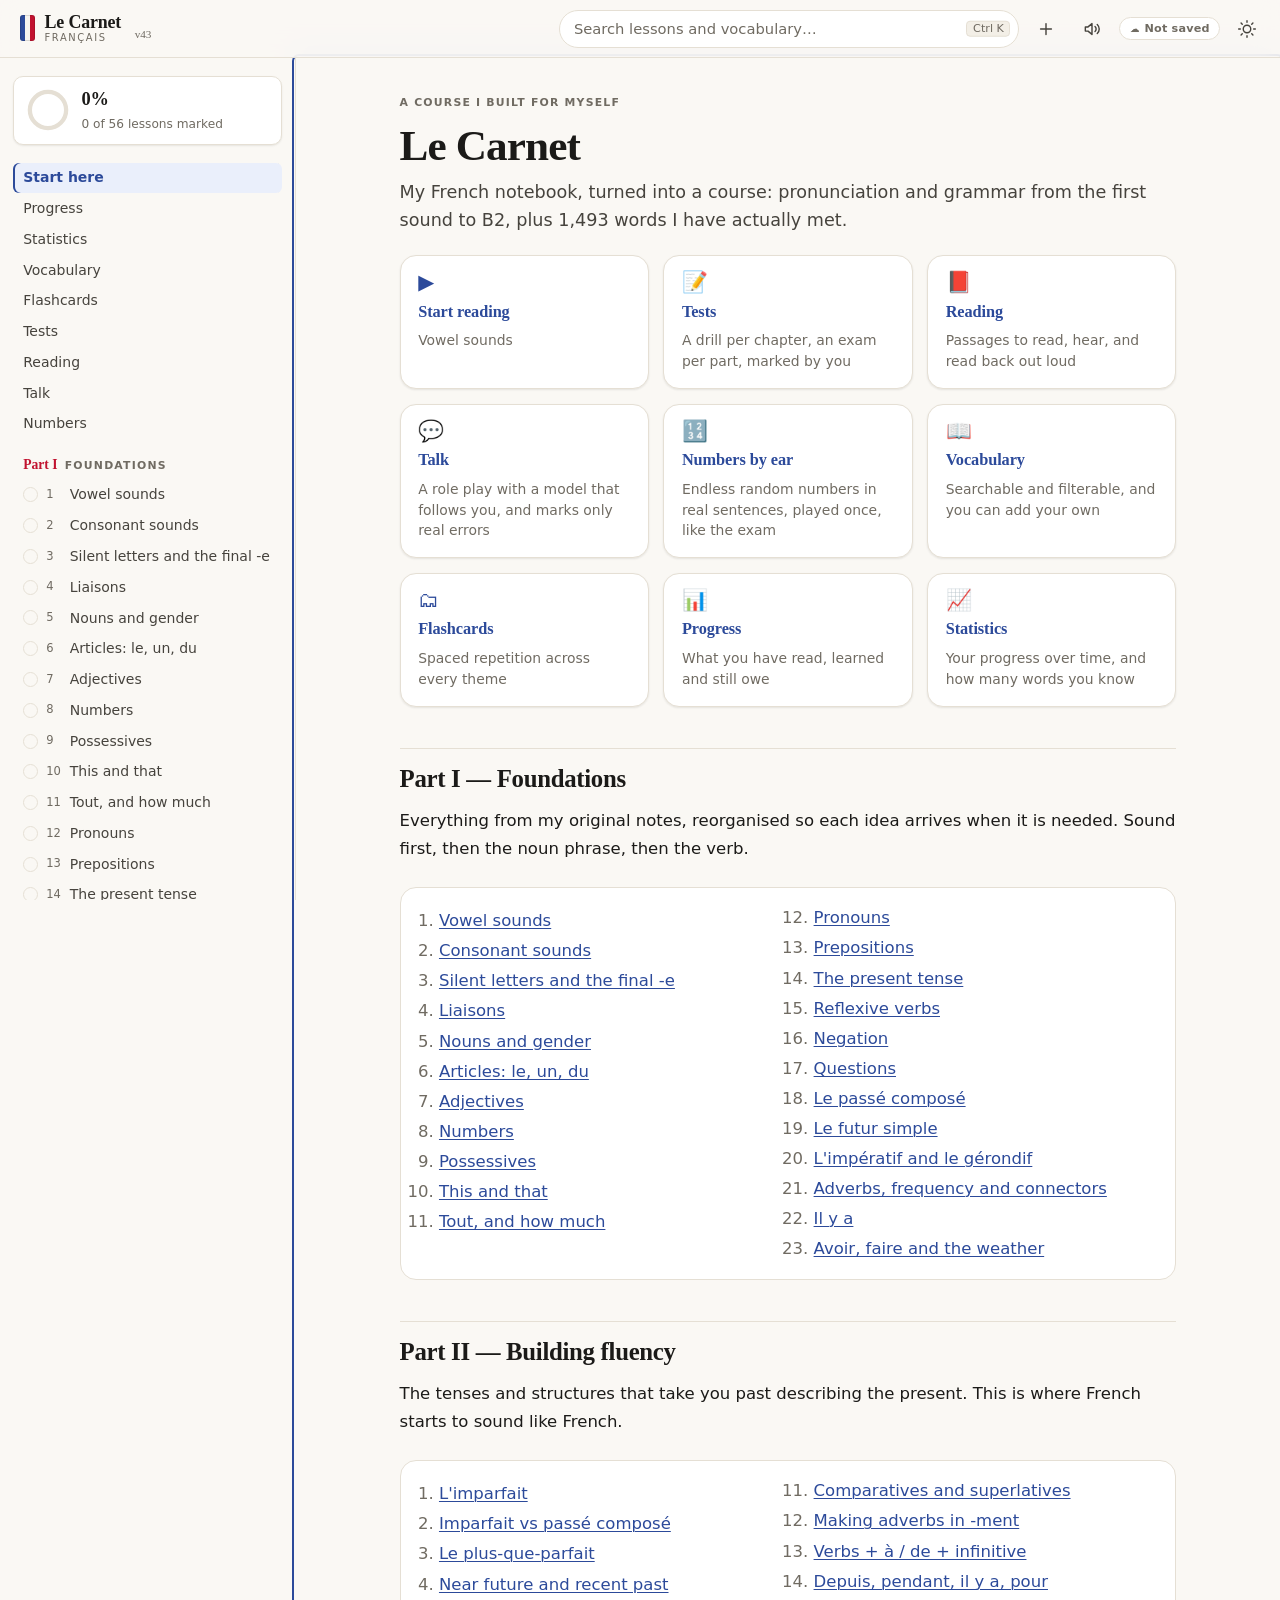
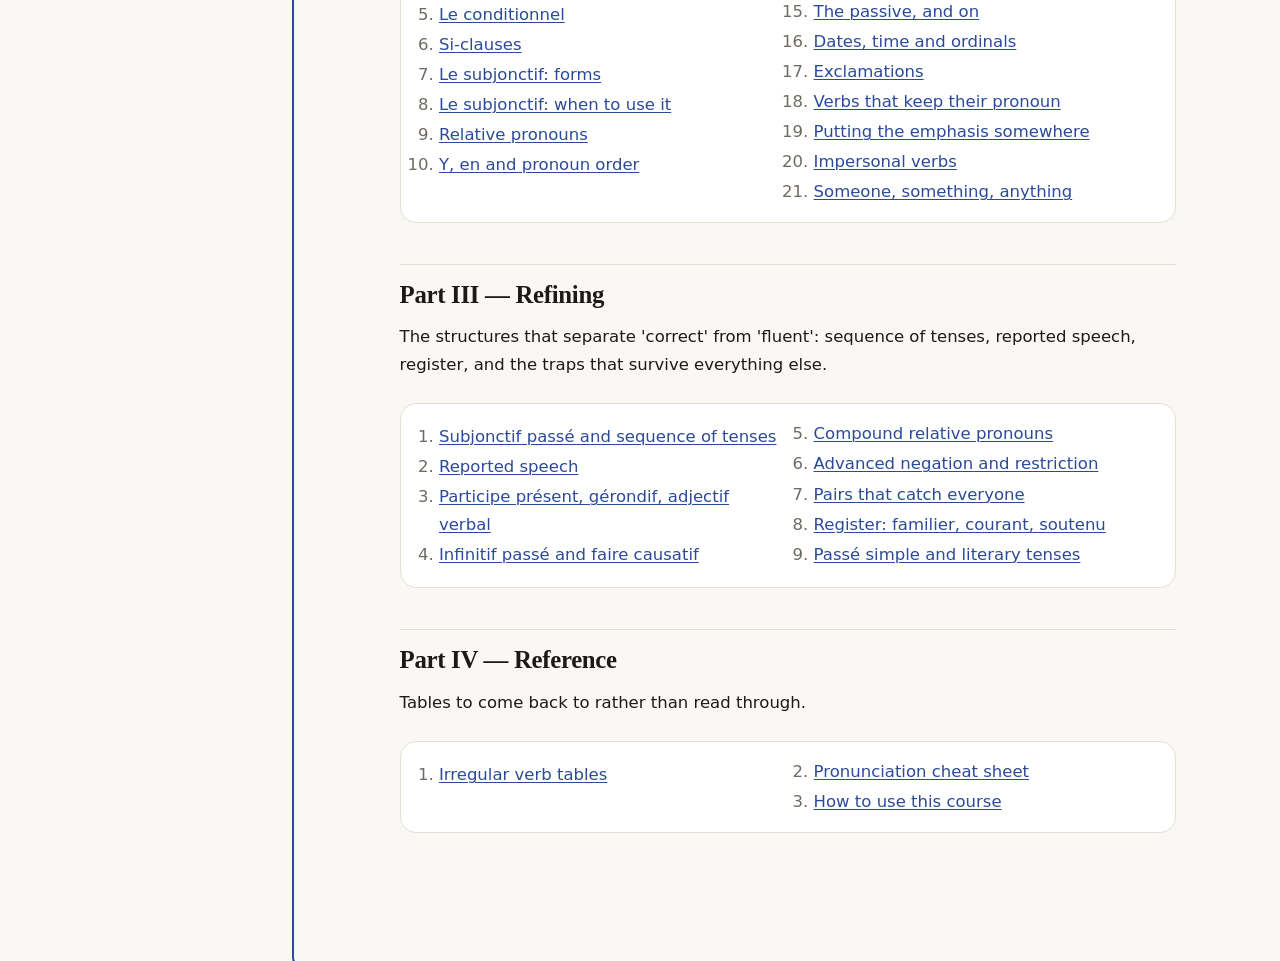
<file: index.html>
<!DOCTYPE html>
<html lang="en" translate="no">
<head>
<meta charset="utf-8">
<meta name="google" content="notranslate">
<meta name="viewport" content="width=device-width, initial-scale=1">
<!-- No third-party code, ever: scripts and styles may only come from this
     origin. The page may talk to GitHub's gist API (sync) and, only on the Talk
     page and only with a key you paste yourself, to api.anthropic.com or
     generativelanguage.googleapis.com (Gemini). The sync
     token and that key live under separate storage names and never meet. -->
<meta http-equiv="Content-Security-Policy" content="default-src 'none'; script-src 'self'; style-src 'self' 'unsafe-inline'; img-src 'self' data:; font-src 'self'; connect-src 'self' https://api.github.com https://gist.githubusercontent.com https://api.anthropic.com https://generativelanguage.googleapis.com; worker-src 'self'; manifest-src 'self'; form-action 'none'; base-uri 'none'">
<meta name="referrer" content="no-referrer">
<title>Le Carnet — a French course</title>
<meta name="description" content="A self-made French course: pronunciation, grammar A1 through B2, 1500-word vocabulary browser and spaced-repetition flashcards.">
<link rel="stylesheet" href="assets/style.css">
<link rel="manifest" href="manifest.webmanifest">
<meta name="theme-color" content="#2c4a9a">
<meta name="apple-mobile-web-app-capable" content="yes">
<meta name="apple-mobile-web-app-title" content="Le Carnet">
<link rel="apple-touch-icon" href="assets/icons/apple-touch-icon.png">
<link rel="icon" href="data:image/svg+xml,<svg xmlns='http://www.w3.org/2000/svg' viewBox='0 0 32 32'><text y='26' font-size='26'>🇫🇷</text></svg>">
</head>
<body>

<a class="skip" href="#main">Skip to content</a>

<header class="topbar">
  <button class="iconbtn" id="menuBtn" aria-label="Toggle navigation" aria-expanded="false">
    <svg viewBox="0 0 24 24" aria-hidden="true"><path d="M3 6h18M3 12h18M3 18h18"/></svg>
  </button>
  <a class="brand" href="#/">
    <span class="brand-mark" aria-hidden="true"></span>
    <span class="brand-text">Le&nbsp;Carnet<small>français</small></span>
    <span class="brand-version" id="appVersion" title="Le Carnet version"></span>
  </a>
  <div class="topbar-search">
    <input type="search" id="globalSearch" placeholder="Search lessons and vocabulary…" autocomplete="off" spellcheck="false" aria-label="Search">
    <kbd>&#8984;K</kbd>
    <div id="searchResults" class="search-results" hidden></div>
  </div>
  <div class="quickadd" id="quickAdd">
    <button class="iconbtn" id="addWordBtn" aria-label="Add a word to your vocabulary" aria-expanded="false" title="Add a word (v)">
      <svg viewBox="0 0 24 24" aria-hidden="true"><path d="M12 5.5v13M5.5 12h13"/></svg>
    </button>
    <div class="quickadd-menu" id="addWordMenu" hidden></div>
  </div>
  <div class="audio-control">
    <button class="iconbtn" id="audioBtn" aria-label="Audio settings" aria-expanded="false">
      <svg viewBox="0 0 24 24" aria-hidden="true">
        <path d="M4 9.5h3.2L12 5.5v13L7.2 14.5H4z"/>
        <path d="M15.6 9a4 4 0 0 1 0 6M18.3 6.5a7.6 7.6 0 0 1 0 11"/>
      </svg>
    </button>
    <div class="audio-menu" id="audioMenu" hidden></div>
  </div>
  <a class="offline-pill" id="offlinePill" href="#/dashboard" hidden
     title="Offline status — tap for details"></a>
  <button class="iconbtn" id="themeBtn" aria-label="Toggle dark mode">
    <svg viewBox="0 0 24 24" aria-hidden="true" class="ico-sun"><circle cx="12" cy="12" r="4.5"/><path d="M12 2v2M12 20v2M2 12h2M20 12h2M4.9 4.9l1.4 1.4M17.7 17.7l1.4 1.4M19.1 4.9l-1.4 1.4M6.3 17.7l-1.4 1.4"/></svg>
    <svg viewBox="0 0 24 24" aria-hidden="true" class="ico-moon"><path d="M20 14.5A8.5 8.5 0 0 1 9.5 4a8.5 8.5 0 1 0 10.5 10.5z"/></svg>
  </button>
</header>

<div class="layout">
  <nav class="sidebar" id="sidebar" aria-label="Course contents">
    <div class="progress-card">
      <svg class="ring" viewBox="0 0 44 44" aria-hidden="true">
        <circle class="ring-bg" cx="22" cy="22" r="19"/>
        <circle class="ring-fg" id="progressRing" cx="22" cy="22" r="19"/>
      </svg>
      <div class="progress-meta">
        <strong id="progressPct">0%</strong>
        <span id="progressText">nothing read yet</span>
      </div>
    </div>
    <div id="nav"></div>
  </nav>
  <div class="scrim" id="scrim"></div>

  <main id="main" tabindex="-1">
    <article id="view" class="prose"></article>
    <nav class="pager" id="pager" aria-label="Lesson navigation"></nav>
  </main>
</div>

<script src="assets/boot.js"></script>
<script src="assets/data.js"></script>
<script src="assets/md.js"></script>
<script src="assets/progress.js"></script>
<script src="assets/sync.js"></script>
<script src="assets/audio.js"></script>
<script src="assets/speech.js"></script>
<script src="assets/test.js"></script>
<script src="assets/read.js"></script>
<script src="assets/roleplay.js"></script>
<script src="assets/numbers.js"></script>
<script src="assets/quiz.js"></script>
<script src="assets/vocab.js"></script>
<script src="assets/select.js"></script>
<script src="assets/app.js"></script>
<script src="assets/offline.js"></script>
</body>
</html>
</file>
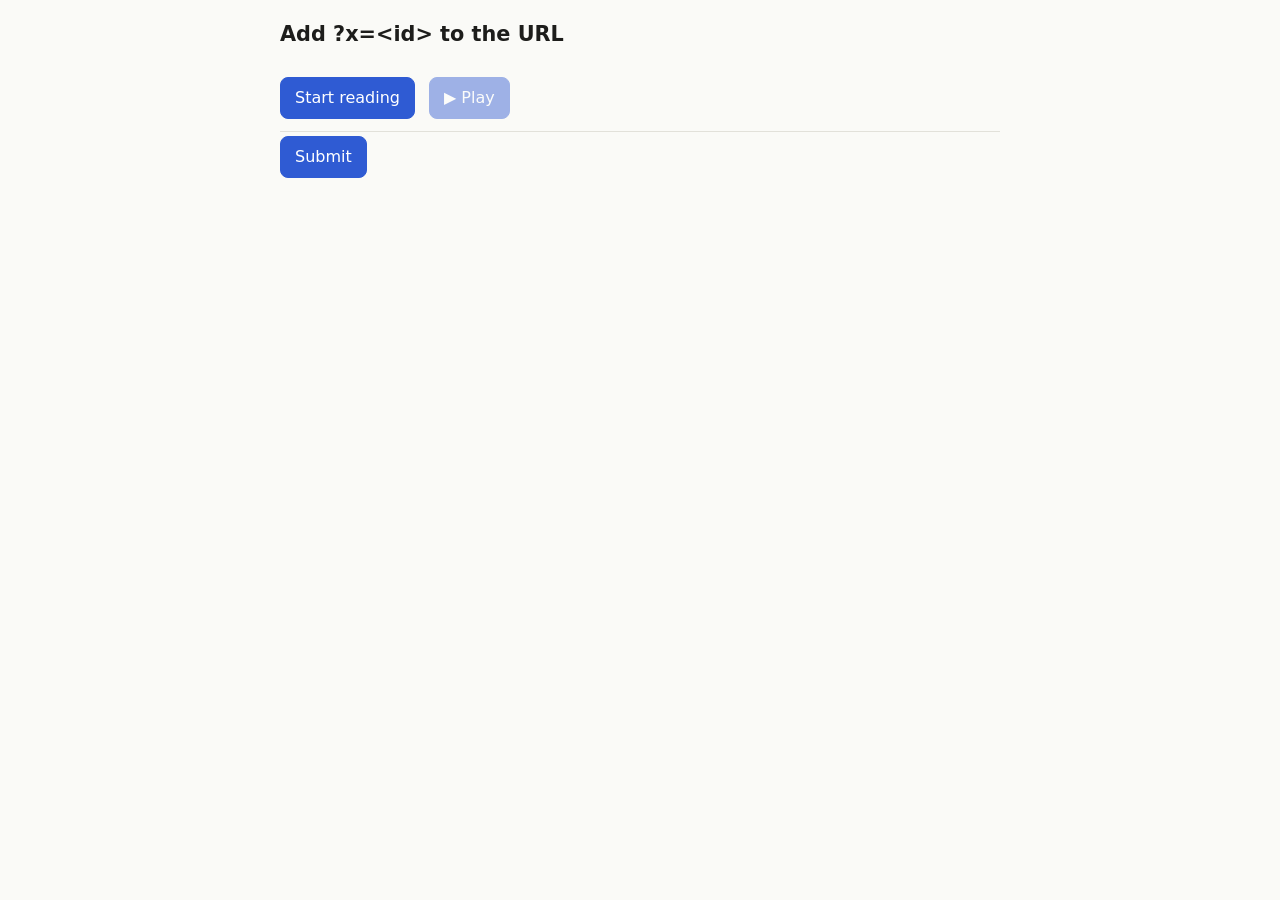
<file: .claude/skills/french-drill/assets/delf.html>
<!doctype html>
<html lang="fr"><head><meta charset="utf-8"><meta name="viewport" content="width=device-width,initial-scale=1">
<title>DELF listening</title>
<style>
:root{--bg:#fafaf7;--fg:#1d1d1b;--mut:#6b6b66;--card:#fff;--line:#e2e1da;--acc:#2f5bd3}
@media (prefers-color-scheme:dark){:root{--bg:#18181a;--fg:#ececea;--mut:#9a9a95;--card:#222226;--line:#34343a;--acc:#7c9cf5}}
body{background:var(--bg);color:var(--fg);font:16px/1.5 system-ui,sans-serif;margin:0;padding:16px}
main{max-width:720px;margin:auto}
h1{font-size:1.3rem;margin:.2rem 0}.mut{color:var(--mut);font-size:.92rem}
.q{background:var(--card);border:1px solid var(--line);border-radius:10px;padding:12px 14px;margin:12px 0}
.q b{display:block;margin-bottom:6px}.q .pts{float:right;color:var(--mut);font-weight:400;font-size:.85rem}
label{display:block;padding:3px 0;cursor:pointer}
input[type=text]{width:100%;box-sizing:border-box;padding:8px;font:inherit;border:1px solid var(--line);border-radius:6px;background:var(--bg);color:var(--fg)}
button{font:inherit;padding:8px 14px;border-radius:8px;border:1px solid var(--acc);background:var(--acc);color:#fff;cursor:pointer;margin:4px 6px 4px 0}
button:disabled{opacity:.45;cursor:default}
button.ghost{background:transparent;color:var(--acc)}
#bar{display:flex;align-items:center;flex-wrap:wrap;gap:8px;position:sticky;top:0;background:var(--bg);padding:8px 0;border-bottom:1px solid var(--line);z-index:1}
#clock{font-variant-numeric:tabular-nums;font-weight:600}
#tr{display:none;background:var(--card);border:1px solid var(--line);border-radius:10px;padding:12px 14px;margin-top:16px}
#tr p{margin:.5rem 0}
pre{white-space:pre-wrap;background:var(--card);border:1px solid var(--line);border-radius:8px;padding:10px;font-size:.85rem}
</style></head><body><main>
<!--
  Reusable DELF compréhension de l'oral page. Holds no exam content: the
  official papers are copyrighted and this repo is public. Content lives in a
  data file next to it, delf-<id>.js, setting window.DELF:
    { title, intro, audio, plays: 1|2, read: sec, answer: [sec after play 1, sec after play 2],
      questions: [{ t, o?: [A,B,C], pts? }], transcript: [html paragraphs] }
  Open as delf.html?x=<id>. Answers persist in localStorage under 'delf-<id>'.
-->
<h1 id="h"></h1>
<p class="mut" id="intro"></p>
<div id="bar">
  <button id="read">Start reading</button>
  <button id="play" disabled>▶ Play</button>
  <span id="clock"></span>
</div>
<audio id="au" preload="auto"></audio>
<form id="f"></form>
<button id="sub">Submit</button>
<div id="after" style="display:none">
  <button id="copy" class="ghost">Copy report</button>
  <pre id="rep"></pre>
</div>
<div id="tr"><b>Transcription</b></div>
</main>
<script>
(function(){
var x=new URLSearchParams(location.search).get('x');
if(!x){document.getElementById('h').textContent='Add ?x=<id> to the URL';return}
var s=document.createElement('script');s.src='delf-'+x+'.js';s.onload=start;
s.onerror=function(){document.getElementById('h').textContent='No data file delf-'+x+'.js'};
document.head.appendChild(s);

function start(){
var D=window.DELF,Q=D.questions,plays=D.plays||1,ans=D.answer||[180,300];
document.title=D.title;document.getElementById('h').textContent=D.title;
document.getElementById('intro').innerHTML=D.intro||'';
var au=document.getElementById('au');au.src=D.audio;
var tr=document.getElementById('tr');
(D.transcript||[]).forEach(function(p){var e=document.createElement('p');e.innerHTML=p;tr.appendChild(e)});
var K='delf-'+x,st={a:{},sub:false,played:0};
try{var o=JSON.parse(localStorage.getItem(K));if(o){st=o;if(st.played===true)st.played=plays}}catch(e){}
function save(){try{localStorage.setItem(K,JSON.stringify(st))}catch(e){}}
var f=document.getElementById('f');
Q.forEach(function(q,i){
 var d=document.createElement('div');d.className='q';
 var h='<b>'+(q.pts?'<span class="pts">'+q.pts+' pt</span>':'')+(i+1)+'. '+q.t+'</b>';
 if(q.o)q.o.forEach(function(o,j){var L='ABCD'[j];h+='<label><input type="radio" name="q'+i+'" value="'+L+'"> '+L+'. '+o+'</label>'});
 else h+='<input type="text" name="q'+i+'" autocomplete="off">';
 d.innerHTML=h;f.appendChild(d);
});
Q.forEach(function(q,i){var v=st.a[i];if(v==null)return;
 if(q.o){var r=f.querySelector('input[name=q'+i+'][value="'+v+'"]');if(r)r.checked=true}else f.querySelector('input[name=q'+i+']').value=v});
f.addEventListener('input',function(e){var m=/^q(\d+)$/.exec(e.target.name);if(!m||st.sub)return;st.a[m[1]]=e.target.value;save()});

var clock=document.getElementById('clock'),tm=null;
function fmt(r){return Math.floor(r/60)+':'+String(r%60).padStart(2,'0')}
function count(sec,label,done){clearInterval(tm);var end=Date.now()+sec*1000;
 function tick(){var r=Math.max(0,Math.round((end-Date.now())/1000));clock.textContent=label+' '+fmt(r);if(!r){clearInterval(tm);done&&done()}}
 tick();tm=setInterval(tick,250)}
var rb=document.getElementById('read'),pb=document.getElementById('play');
rb.textContent='Start reading ('+fmt(D.read||60)+')';
function playLabel(){pb.textContent='▶ Play'+(plays>1?' ('+(st.played+1)+' of '+plays+')':' once')}
playLabel();
rb.onclick=function(){rb.disabled=true;pb.disabled=false;count(D.read||60,'Reading',function(){clock.textContent='Press Play'})};
pb.onclick=function(){rb.disabled=true;pb.disabled=true;clearInterval(tm);clock.textContent='Listening…';au.currentTime=0;au.play()};
au.onended=function(){if(st.sub)return;st.played++;save();
 var more=st.played<plays;
 count(ans[st.played-1]||180,'Answer',function(){clock.textContent=more?'Press Play':'Time. Submit.'});
 if(more){playLabel();pb.disabled=false}};
if(st.played){rb.disabled=true;if(st.played<plays){playLabel();pb.disabled=false}else clock.textContent='Audio used up'}

function report(){var L=[D.title];Q.forEach(function(q,i){L.push((i+1)+'. '+(st.a[i]||'(blank)'))});return L.join('\n')}
function lock(){f.querySelectorAll('input').forEach(function(e){e.disabled=true});
 document.getElementById('sub').disabled=true;rb.disabled=true;pb.disabled=true;clearInterval(tm);clock.textContent='Submitted';
 document.getElementById('after').style.display='block';document.getElementById('rep').textContent=report();
 tr.style.display='block';au.controls=true;au.style.cssText='width:100%;margin:8px 0';tr.insertBefore(au,tr.children[1])}
document.getElementById('sub').onclick=function(){
 var blank=Q.filter(function(q,i){return !st.a[i]}).length;
 if(blank&&!confirm(blank+' unanswered. Submit anyway?'))return;
 st.sub=true;save();lock()};
document.getElementById('copy').onclick=function(){navigator.clipboard.writeText(report()).then(function(){document.getElementById('copy').textContent='Copied'})};
if(st.sub)lock();
}
})();
</script>
</body></html>
</file>
<file: assets/style.css>
/* ============================================================
   Le Carnet — stylesheet
   Editorial notebook look: warm paper, ink serif headings,
   tricolore accents. No webfonts, no dependencies.
   ============================================================ */

:root {
  --paper:      #faf8f4;
  --surface:    #ffffff;
  --surface-2:  #f3efe7;
  --ink:        #1b1a18;
  --ink-soft:   #46433d;
  --muted:      #706b62;
  --line:       #e5dfd4;
  --line-soft:  #efeae1;

  --bleu:       #2c4a9a;
  --bleu-soft:  #eaeffb;
  --rouge:      #c1122f;
  --rouge-soft: #fdecee;
  --vert:       #1f7a56;
  --vert-soft:  #e7f5ee;
  --or:         #9a7413;
  --or-soft:    #fbf2dc;

  /* Text on top of a filled accent. The accents invert between themes —
     --bleu is dark in light mode and light in dark mode — so white is only
     readable on one of them. */
  --on-accent:  #ffffff;

  --shadow-sm: 0 1px 2px rgba(28,26,24,.06), 0 1px 3px rgba(28,26,24,.04);
  --shadow-md: 0 2px 4px rgba(28,26,24,.05), 0 8px 24px rgba(28,26,24,.07);
  --shadow-lg: 0 4px 8px rgba(28,26,24,.06), 0 24px 48px rgba(28,26,24,.12);

  --serif: "Iowan Old Style", "Palatino Linotype", Palatino, "Book Antiqua", Georgia, serif;
  --sans:  ui-sans-serif, system-ui, -apple-system, "Segoe UI", Roboto, "Helvetica Neue", Arial, sans-serif;
  --mono:  ui-monospace, SFMono-Regular, "SF Mono", Menlo, Consolas, monospace;

  --r-sm: 6px;
  --r-md: 10px;
  --r-lg: 16px;

  --topbar-h: 58px;
  --sidebar-w: 296px;
  --measure: 74ch;
}

:root[data-theme="dark"] {
  --paper:      #121317;
  --surface:    #191b21;
  --surface-2:  #21242c;
  --ink:        #e9e7e2;
  --ink-soft:   #c5c2bb;
  --muted:      #918d85;
  --line:       #2c303a;
  --line-soft:  #23262e;

  --bleu:       #8fa9ff;
  --bleu-soft:  #1b2136;
  --rouge:      #ff8494;
  --rouge-soft: #331a20;
  --vert:       #62d6a2;
  --vert-soft:  #142a22;
  --or:         #e3bb5c;
  --or-soft:    #302713;
  --on-accent:  #10131a;

  --shadow-sm: 0 1px 2px rgba(0,0,0,.4);
  --shadow-md: 0 2px 6px rgba(0,0,0,.4), 0 10px 28px rgba(0,0,0,.35);
  --shadow-lg: 0 6px 12px rgba(0,0,0,.45), 0 28px 56px rgba(0,0,0,.5);
}

@media (prefers-color-scheme: dark) {
  :root:not([data-theme="light"]) {
    --paper:#121317; --surface:#191b21; --surface-2:#21242c;
    --ink:#e9e7e2; --ink-soft:#c5c2bb; --muted:#918d85;
    --line:#2c303a; --line-soft:#23262e;
    --bleu:#8fa9ff; --bleu-soft:#1b2136;
    --rouge:#ff8494; --rouge-soft:#331a20;
    --vert:#62d6a2; --vert-soft:#142a22;
    --or:#e3bb5c;   --or-soft:#302713;
    --on-accent:#10131a;
    --shadow-sm:0 1px 2px rgba(0,0,0,.4);
    --shadow-md:0 2px 6px rgba(0,0,0,.4), 0 10px 28px rgba(0,0,0,.35);
    --shadow-lg:0 6px 12px rgba(0,0,0,.45), 0 28px 56px rgba(0,0,0,.5);
  }
}

*, *::before, *::after { box-sizing: border-box; }

/* A `display` declaration outranks the browser default for [hidden], which
   is how the flashcard grading buttons used to show before the flip. */
[hidden] { display: none !important; }

html { -webkit-text-size-adjust: 100%; scroll-behavior: smooth; }
@media (prefers-reduced-motion: reduce) {
  html { scroll-behavior: auto; }
  *, *::before, *::after { animation-duration: .001ms !important; transition-duration: .001ms !important; }
}

body {
  margin: 0;
  background: var(--paper);
  color: var(--ink);
  font-family: var(--sans);
  font-size: 16.5px;
  line-height: 1.65;
  -webkit-font-smoothing: antialiased;
  text-rendering: optimizeLegibility;
}

.skip {
  position: absolute; left: -9999px; top: 0; z-index: 100;
  background: var(--bleu); color: var(--on-accent); padding: .6rem 1rem; border-radius: 0 0 var(--r-sm) 0;
}
.skip:focus { left: 0; }

:focus-visible {
  outline: 2px solid var(--bleu);
  outline-offset: 2px;
  border-radius: 3px;
}

/* ---------------------------------------------------------- topbar */

.topbar {
  position: sticky; top: 0; z-index: 40;
  height: var(--topbar-h);
  display: flex; align-items: center; gap: .5rem;
  padding: 0 .85rem;
  background: color-mix(in srgb, var(--paper) 88%, transparent);
  backdrop-filter: saturate(1.6) blur(12px);
  -webkit-backdrop-filter: saturate(1.6) blur(12px);
  border-bottom: 1px solid var(--line);
}

.brand {
  display: flex; align-items: center; gap: .6rem;
  text-decoration: none; color: var(--ink);
  font-family: var(--serif);
  padding: .25rem .4rem; border-radius: var(--r-sm);
  flex-shrink: 0;
}
.brand-mark {
  width: 15px; height: 26px; border-radius: 3px;
  background: linear-gradient(to right, #2c4a9a 0 33.3%, #f6f4ef 33.3% 66.6%, #c1122f 66.6% 100%);
  box-shadow: inset 0 0 0 1px rgba(0,0,0,.12);
}
.brand-version { font-size: .7rem; color: var(--muted, #888); align-self: flex-end; margin-left: 4px; font-variant-numeric: tabular-nums; }
.brand-text { font-size: 1.12rem; font-weight: 600; letter-spacing: -.01em; line-height: 1.1; }
.brand-text small {
  display: block; font-family: var(--sans); font-size: .62rem; font-weight: 500;
  letter-spacing: .16em; text-transform: uppercase; color: var(--muted);
}

.iconbtn {
  display: grid; place-items: center;
  width: 38px; height: 38px; flex-shrink: 0;
  background: transparent; border: 1px solid transparent; border-radius: var(--r-sm);
  color: var(--ink-soft); cursor: pointer;
  transition: background .15s, color .15s, border-color .15s;
}
.iconbtn:hover { background: var(--surface-2); color: var(--ink); }
.iconbtn svg { width: 20px; height: 20px; fill: none; stroke: currentColor; stroke-width: 1.7; stroke-linecap: round; stroke-linejoin: round; }
#themeBtn .ico-moon { display: none; }
:root[data-theme="dark"] #themeBtn .ico-sun { display: none; }
:root[data-theme="dark"] #themeBtn .ico-moon { display: block; }
@media (prefers-color-scheme: dark) {
  :root:not([data-theme="light"]) #themeBtn .ico-sun { display: none; }
  :root:not([data-theme="light"]) #themeBtn .ico-moon { display: block; }
}

#menuBtn { display: none; }

.topbar-search { position: relative; flex: 1; max-width: 460px; margin-left: auto; }
.topbar-search input {
  width: 100%; height: 38px;
  padding: 0 3.6rem 0 .85rem;   /* room for the ⌘K hint, not just a slash */
  font: inherit; font-size: .92rem;
  color: var(--ink);
  background: var(--surface);
  border: 1px solid var(--line);
  border-radius: 999px;
  transition: border-color .15s, box-shadow .15s;
}
.topbar-search input::placeholder { color: var(--muted); }
.topbar-search input:focus {
  outline: none;
  border-color: var(--bleu);
  box-shadow: 0 0 0 3px color-mix(in srgb, var(--bleu) 18%, transparent);
}
.topbar-search kbd {
  position: absolute; right: .55rem; top: 50%; transform: translateY(-50%);
  font: 500 .7rem var(--sans); color: var(--muted);
  background: var(--surface-2); border: 1px solid var(--line);
  border-radius: 4px; padding: .05rem .35rem;
  pointer-events: none;
}
.topbar-search input:focus + kbd { opacity: 0; }

.search-results {
  position: absolute; top: calc(100% + .5rem); left: 0; right: 0;
  max-height: min(66vh, 520px); overflow-y: auto;
  background: var(--surface); border: 1px solid var(--line);
  border-radius: var(--r-md); box-shadow: var(--shadow-lg);
  padding: .35rem; z-index: 50;
}
.search-results .sr-group {
  font: 600 .68rem var(--sans); letter-spacing: .1em; text-transform: uppercase;
  color: var(--muted); padding: .6rem .7rem .3rem;
}
.search-results a {
  display: block; padding: .5rem .7rem; border-radius: var(--r-sm);
  text-decoration: none; color: var(--ink); line-height: 1.4;
}
.search-results a:hover, .search-results a.is-active { background: var(--bleu-soft); }
.search-results .sr-title { font-weight: 600; font-size: .92rem; }
.search-results .sr-sub { font-size: .8rem; color: var(--muted); }
.search-results mark { background: color-mix(in srgb, var(--or) 32%, transparent); color: inherit; border-radius: 2px; }
.search-results .sr-empty { padding: 1.2rem; text-align: center; color: var(--muted); font-size: .9rem; }

/* ---------------------------------------------------------- layout */

.layout { display: flex; align-items: flex-start; }

.sidebar {
  position: sticky; top: var(--topbar-h);
  width: var(--sidebar-w); flex-shrink: 0;
  height: calc(100vh - var(--topbar-h));
  overflow-y: auto; overscroll-behavior: contain;
  padding: 1.1rem .8rem 3rem;
  border-right: 1px solid var(--line);
  scrollbar-width: thin;
}
.sidebar::-webkit-scrollbar { width: 9px; }
.sidebar::-webkit-scrollbar-thumb { background: var(--line); border-radius: 9px; border: 3px solid var(--paper); }

.progress-card {
  display: flex; align-items: center; gap: .8rem;
  padding: .7rem .8rem; margin-bottom: 1.1rem;
  background: var(--surface); border: 1px solid var(--line);
  border-radius: var(--r-md); box-shadow: var(--shadow-sm);
}
.ring { width: 42px; height: 42px; flex-shrink: 0; transform: rotate(-90deg); }
.ring circle { fill: none; stroke-width: 4.5; stroke-linecap: round; }
.ring-bg { stroke: var(--line); }
.ring-fg { stroke: var(--vert); stroke-dasharray: 119.4; stroke-dashoffset: 119.4; transition: stroke-dashoffset .5s ease; }
.progress-meta { min-width: 0; line-height: 1.3; }
.progress-meta strong { display: block; font-family: var(--serif); font-size: 1.15rem; }
.progress-meta span { font-size: .76rem; color: var(--muted); }

.nav-part {
  font: 600 .68rem var(--sans); letter-spacing: .11em; text-transform: uppercase;
  color: var(--muted);
  padding: 1.1rem .65rem .35rem;
  display: flex; align-items: baseline; gap: .45rem;
}
.nav-part:first-child { padding-top: .2rem; }
.nav-part .nav-part-n {
  color: var(--rouge); font-family: var(--serif); font-size: .85rem;
  letter-spacing: 0; text-transform: none;
}

.sidebar a.nav-link {
  display: flex; align-items: center; gap: .5rem;
  padding: .34rem .65rem;
  margin: 1px 0;
  font-size: .875rem; line-height: 1.35;
  color: var(--ink-soft); text-decoration: none;
  border-radius: var(--r-sm);
  transition: background .12s, color .12s;
}
.sidebar a.nav-link:hover { background: var(--surface-2); color: var(--ink); }
.sidebar a.nav-link.is-current {
  background: var(--bleu-soft); color: var(--bleu); font-weight: 600;
  box-shadow: inset 2px 0 0 var(--bleu);
}
.nav-link.nav-meta .tick { display: none; }
.nav-link .tick {
  width: 15px; height: 15px; flex-shrink: 0; border-radius: 50%;
  border: 1.5px solid var(--line); display: grid; place-items: center;
}
.nav-link.is-read .tick { background: var(--vert); border-color: var(--vert); }
.nav-link.is-read .tick::after {
  content: ""; width: 7px; height: 4px; margin-top: -2px;
  border-left: 1.6px solid #fff; border-bottom: 1.6px solid #fff;
  transform: rotate(-45deg);
}
.nav-link .nav-num {
  font-variant-numeric: tabular-nums; font-size: .72rem; color: var(--muted);
  min-width: 1.35em;
}
.nav-link.is-current .nav-num { color: inherit; }

.scrim { display: none; }

main {
  flex: 1; min-width: 0;
  padding: 2.4rem clamp(1.1rem, 4vw, 3.4rem) 5rem;
}

/* ---------------------------------------------------------- prose */

.prose { max-width: var(--measure); margin: 0 auto; }

.prose > *:first-child { margin-top: 0; }

/* Anchor links would otherwise land the heading under the sticky topbar. */
.prose h1, .prose h2, .prose h3, .prose h4 { scroll-margin-top: calc(var(--topbar-h) + 1rem); }

.prose h1 {
  font-family: var(--serif); font-weight: 600;
  font-size: clamp(2rem, 1.5rem + 1.8vw, 2.7rem);
  line-height: 1.15; letter-spacing: -.02em;
  margin: 0 0 .5rem;
}
.prose h2 {
  font-family: var(--serif); font-weight: 600;
  font-size: 1.55rem; line-height: 1.25; letter-spacing: -.012em;
  margin: 2.6rem 0 .8rem; padding-top: .9rem;
  border-top: 1px solid var(--line);
}
.prose h3 {
  font-size: 1.13rem; font-weight: 650; letter-spacing: -.005em;
  margin: 1.9rem 0 .55rem;
}
.prose h4 {
  font-size: .74rem; font-weight: 700; letter-spacing: .1em; text-transform: uppercase;
  color: var(--muted); margin: 1.5rem 0 .5rem;
}
.prose h2 .anchor, .prose h3 .anchor {
  opacity: 0; text-decoration: none; color: var(--muted);
  font-weight: 400; margin-left: .35rem; font-size: .8em;
}
.prose h2:hover .anchor, .prose h3:hover .anchor { opacity: 1; }

.prose p { margin: 0 0 1.05rem; }
.prose a { color: var(--bleu); text-decoration-thickness: 1px; text-underline-offset: 2px; }
.prose strong { font-weight: 650; color: var(--ink); }

.lead {
  font-size: 1.1rem; line-height: 1.6; color: var(--ink-soft);
  margin-bottom: 1.8rem;
}

.prose ul, .prose ol { margin: 0 0 1.05rem; padding-left: 1.3rem; }
.prose li { margin: .3rem 0; }
.prose li::marker { color: var(--muted); }
.prose ul ul, .prose ol ol, .prose ul ol, .prose ol ul { margin-bottom: 0; }

.prose hr { border: 0; border-top: 1px solid var(--line); margin: 2.2rem 0; }

.prose blockquote {
  margin: 1.3rem 0; padding: .1rem 0 .1rem 1.1rem;
  border-left: 3px solid var(--line);
  color: var(--ink-soft); font-style: italic;
}

.prose code {
  font-family: var(--mono); font-size: .875em;
  background: var(--surface-2); border: 1px solid var(--line-soft);
  border-radius: 4px; padding: .08em .34em;
}
.prose pre {
  margin: 1.2rem 0; padding: .95rem 1.1rem;
  background: var(--surface-2); border: 1px solid var(--line);
  border-radius: var(--r-md); overflow-x: auto;
}
.prose pre code { background: none; border: 0; padding: 0; font-size: .86rem; line-height: 1.6; }

/* French text: serif, so accents and italics read clearly */
.fr { font-family: var(--serif); font-style: italic; color: var(--bleu); }
.prose em.fr { font-style: italic; }

/* ---------------------------------------------------------- tables */

.table-wrap {
  margin: 1.3rem 0;
  overflow-x: auto;
  border: 1px solid var(--line);
  border-radius: var(--r-md);
  background: var(--surface);
  box-shadow: var(--shadow-sm);
  scrollbar-width: thin;
}
.prose table {
  width: 100%; border-collapse: collapse;
  font-size: .9rem; line-height: 1.5;
}
.prose thead th {
  position: sticky; top: 0;
  text-align: left; vertical-align: bottom;
  font: 600 .7rem var(--sans); letter-spacing: .07em; text-transform: uppercase;
  color: var(--muted);
  background: var(--surface-2);
  padding: .6rem .85rem;
  border-bottom: 1px solid var(--line);
  white-space: nowrap;
}
.prose tbody td {
  padding: .55rem .85rem;
  border-bottom: 1px solid var(--line-soft);
  vertical-align: top;
}
.prose tbody tr:last-child td { border-bottom: 0; }
.prose tbody tr:hover td { background: color-mix(in srgb, var(--bleu) 4%, transparent); }
.prose td:first-child { font-family: var(--serif); font-size: 1.02em; }
.prose td em { font-family: var(--serif); color: var(--bleu); font-style: italic; }
.prose td em.en, .prose td .en em { font-family: var(--sans); color: inherit; }
.prose th em { font-style: normal; }

/* a "sound" table gets a monospaced middle column for the phonetics */
table.sounds td:nth-child(2) { font-family: var(--mono); font-size: .82em; color: var(--rouge); }

/* ---------------------------------------------------------- callouts */

.callout {
  margin: 1.4rem 0; padding: .9rem 1.1rem .95rem;
  border-radius: var(--r-md);
  border: 1px solid var(--line);
  border-left: 3px solid var(--muted);
  background: var(--surface);
  font-size: .95rem;
}
.callout > *:first-child { margin-top: 0; }
.callout > *:last-child { margin-bottom: 0; }
.callout .callout-label {
  display: flex; align-items: center; gap: .4rem;
  font: 700 .68rem var(--sans); letter-spacing: .1em; text-transform: uppercase;
  margin-bottom: .4rem;
}
.callout-tip     { border-left-color: var(--vert);  background: var(--vert-soft); }
.callout-tip     .callout-label { color: var(--vert); }
.callout-warning { border-left-color: var(--rouge); background: var(--rouge-soft); }
.callout-warning .callout-label { color: var(--rouge); }
.callout-rule    { border-left-color: var(--bleu);  background: var(--bleu-soft); }
.callout-rule    .callout-label { color: var(--bleu); }
.callout-sound   { border-left-color: var(--or);    background: var(--or-soft); }
.callout-sound   .callout-label { color: var(--or); }
.callout-note    { border-left-color: var(--muted); background: var(--surface-2); }
.callout-note    .callout-label { color: var(--muted); }

/* ---------------------------------------------------------- examples */

.examples { margin: 1.2rem 0; display: grid; gap: .1rem; }
.example {
  display: grid; grid-template-columns: minmax(0,1fr) minmax(0,1fr);
  gap: .3rem 1.2rem;
  padding: .5rem .9rem;
  border-left: 2px solid var(--line);
  background: linear-gradient(to right, var(--surface-2), transparent 70%);
}
.example .ex-fr { font-family: var(--serif); font-size: 1.04rem; }
.example .ex-en { color: var(--muted); font-size: .9rem; align-self: center; }
@media (max-width: 620px) {
  .example { grid-template-columns: 1fr; }
  .example .ex-en { align-self: start; }
}

/* ---------------------------------------------------------- exercises */

.exercise {
  margin: 1.6rem 0;
  border: 1px solid var(--line); border-radius: var(--r-lg);
  background: var(--surface); box-shadow: var(--shadow-sm);
  overflow: hidden;
}
.exercise-head {
  display: flex; align-items: center; gap: .6rem;
  padding: .75rem 1.05rem;
  background: var(--surface-2);
  border-bottom: 1px solid var(--line);
}
.exercise-head h4 { margin: 0; color: var(--ink); font-size: .75rem; }
.exercise-score {
  margin-left: auto; font-variant-numeric: tabular-nums;
  font-size: .78rem; color: var(--muted);
}
.exercise-list { list-style: none; margin: 0; padding: 0; }
.exercise-item {
  padding: .8rem 1.05rem;
  border-bottom: 1px solid var(--line-soft);
  display: grid; gap: .5rem;
}
.exercise-item:last-child { border-bottom: 0; }
.exercise-q { font-size: .97rem; }
.exercise-q .blank {
  display: inline-block; min-width: 4.5em;
  border-bottom: 1.5px dashed var(--bleu);
  vertical-align: baseline;
}
.exercise-a {
  display: none;
  font-family: var(--serif); font-size: 1.02rem; color: var(--vert);
  padding: .45rem .7rem; border-radius: var(--r-sm);
  background: var(--vert-soft);
}
.exercise-item.is-open .exercise-a { display: block; }
.exercise-a .ex-note { display: block; font-family: var(--sans); font-size: .84rem; color: var(--muted); font-style: normal; margin-top: .2rem; }
.exercise-actions { display: flex; gap: .4rem; flex-wrap: wrap; }
.exercise-item.is-open .btn-reveal { display: none; }
.grade-row { display: none; gap: .4rem; }
.exercise-item.is-open .grade-row { display: flex; }
.exercise-item.graded-ok   { background: color-mix(in srgb, var(--vert) 5%, transparent); }
.exercise-item.graded-again { background: color-mix(in srgb, var(--rouge) 5%, transparent); }

.btn {
  font: 600 .8rem var(--sans);
  padding: .32rem .75rem; border-radius: 999px;
  border: 1px solid var(--line); background: var(--surface);
  color: var(--ink-soft); cursor: pointer;
  transition: background .13s, border-color .13s, color .13s, transform .08s;
}
.btn:hover { background: var(--surface-2); color: var(--ink); }
.btn:active { transform: translateY(1px); }
.btn-primary { background: var(--bleu); border-color: var(--bleu); color: var(--on-accent); }
.btn-primary:hover { background: color-mix(in srgb, var(--bleu) 82%, var(--on-accent)); color: var(--on-accent); }
.btn-ok { color: var(--vert); border-color: color-mix(in srgb, var(--vert) 40%, var(--line)); }
.btn-ok:hover { background: var(--vert-soft); color: var(--vert); }
.btn-again { color: var(--rouge); border-color: color-mix(in srgb, var(--rouge) 40%, var(--line)); }
.btn-again:hover { background: var(--rouge-soft); color: var(--rouge); }
.btn-lg { font-size: .92rem; padding: .55rem 1.3rem; }

/* An anchor styled as a button is a button. Without these, `.prose a` wins
   on specificity (0,1,1 against 0,1,0) and paints the label link-blue —
   invisible on a blue fill until :hover raises the specificity again. */
.prose a.btn { color: var(--ink-soft); text-decoration: none; }
.prose a.btn:hover { color: var(--ink); }
.prose a.btn-primary, .prose a.btn-primary:hover { color: var(--on-accent); }
.prose a.btn-ok, .prose a.btn-ok:hover { color: var(--vert); }
.prose a.btn-again, .prose a.btn-again:hover { color: var(--rouge); }

/* ---------------------------------------------------------- pager */

.pager {
  max-width: var(--measure); margin: 3rem auto 0;
  display: grid; grid-template-columns: 1fr 1fr; gap: .8rem;
}
.pager a {
  display: block; padding: .8rem 1rem;
  border: 1px solid var(--line); border-radius: var(--r-md);
  background: var(--surface); text-decoration: none;
  transition: border-color .15s, box-shadow .15s, transform .12s;
}
.pager a:hover { border-color: var(--bleu); box-shadow: var(--shadow-md); transform: translateY(-1px); }
.pager .pager-dir { display: block; font: 600 .68rem var(--sans); letter-spacing: .1em; text-transform: uppercase; color: var(--muted); margin-bottom: .15rem; }
.pager .pager-title { font-family: var(--serif); font-size: 1.02rem; color: var(--ink); line-height: 1.3; }
.pager a.next { text-align: right; grid-column: 2; }
@media (max-width: 560px) { .pager { grid-template-columns: 1fr; } .pager a.next { grid-column: 1; text-align: left; } }

.chapter-done {
  display: flex; align-items: center; justify-content: space-between; gap: 1rem;
  flex-wrap: wrap;
  max-width: var(--measure); margin: 2.6rem auto 0;
  padding: 1rem 1.2rem;
  border: 1px dashed var(--line); border-radius: var(--r-lg);
  background: var(--surface);
}
.chapter-done p { margin: 0; font-size: .92rem; color: var(--muted); }
.chapter-done.is-done { border-style: solid; border-color: color-mix(in srgb, var(--vert) 45%, var(--line)); background: var(--vert-soft); }
.chapter-done.is-done p { color: var(--vert); font-weight: 600; }

/* ---------------------------------------------------------- eyebrow / meta */

.eyebrow {
  display: flex; align-items: center; gap: .55rem; flex-wrap: wrap;
  font: 600 .68rem var(--sans); letter-spacing: .11em; text-transform: uppercase;
  color: var(--muted); margin-bottom: .7rem;
}
.eyebrow .dot { width: 3px; height: 3px; border-radius: 50%; background: currentColor; opacity: .5; }
.pill {
  display: inline-block;
  font: 600 .68rem var(--sans); letter-spacing: .06em; text-transform: uppercase;
  padding: .12rem .5rem; border-radius: 999px;
  background: var(--surface-2); color: var(--muted); border: 1px solid var(--line);
}
.pill-a1 { background: var(--vert-soft);  color: var(--vert);  border-color: color-mix(in srgb, var(--vert) 30%, transparent); }
.pill-a2 { background: var(--bleu-soft);  color: var(--bleu);  border-color: color-mix(in srgb, var(--bleu) 30%, transparent); }
.pill-b1 { background: var(--or-soft);    color: var(--or);    border-color: color-mix(in srgb, var(--or) 34%, transparent); }
.pill-b2 { background: var(--rouge-soft); color: var(--rouge); border-color: color-mix(in srgb, var(--rouge) 30%, transparent); }

/* ---------------------------------------------------------- cards grid (home / dashboard) */

.cards { display: grid; gap: .9rem; grid-template-columns: repeat(auto-fill, minmax(230px, 1fr)); margin: 1.3rem 0 2rem; }
.card {
  display: block; padding: 1rem 1.1rem;
  background: var(--surface); border: 1px solid var(--line);
  border-radius: var(--r-lg); box-shadow: var(--shadow-sm);
  text-decoration: none; color: inherit;
  transition: border-color .15s, box-shadow .15s, transform .12s;
}
a.card:hover { border-color: var(--bleu); box-shadow: var(--shadow-md); transform: translateY(-2px); }
.card h3 { margin: .35rem 0 .3rem; font-size: 1.02rem; font-family: var(--serif); font-weight: 600; }
.card p { margin: 0; font-size: .87rem; color: var(--muted); line-height: 1.5; }
.card .card-icon { font-size: 1.3rem; line-height: 1; }

.stat-grid { display: grid; gap: .8rem; grid-template-columns: repeat(auto-fit, minmax(140px, 1fr)); margin: 1.4rem 0 2rem; }
.stat {
  padding: .9rem 1rem; border-radius: var(--r-lg);
  background: var(--surface); border: 1px solid var(--line); box-shadow: var(--shadow-sm);
}
.stat .stat-num { font-family: var(--serif); font-size: 1.9rem; line-height: 1.1; font-variant-numeric: tabular-nums; }
.stat .stat-label { font-size: .76rem; color: var(--muted); letter-spacing: .04em; text-transform: uppercase; font-weight: 600; }
.stat.accent .stat-num { color: var(--bleu); }
.stat.good   .stat-num { color: var(--vert); }
.stat.warn   .stat-num { color: var(--rouge); }

.bar { height: 7px; border-radius: 999px; background: var(--line); overflow: hidden; margin-top: .5rem; }
.bar > span { display: block; height: 100%; border-radius: 999px; background: var(--vert); transition: width .5s ease; }

/* ---------------------------------------------------------- statistics */

.stat .stat-of { font-size: 1rem; color: var(--muted); }

/* Charts are inline SVG on a fixed viewBox, scaled by width. No library, and
   nothing to load: the numbers are already in the browser. */
.chart, .heatmap {
  display: block; width: 100%; height: auto; margin: .2rem 0 1.4rem;
  overflow: visible;
}
.chart { max-width: 720px; }
.chart-grid { stroke: var(--line); stroke-width: 1; }
.chart-tick { fill: var(--muted); font-size: 11px; font-family: var(--sans); }
.chart-line { fill: none; stroke-width: 2.2; stroke-linejoin: round; stroke-linecap: round; }
.chart-area { stroke: none; opacity: .16; }
.chart-line.c-bleu, .chart-dot.c-bleu { stroke: var(--bleu); }
.chart-area.c-bleu { fill: var(--bleu); }
.chart-line.c-vert, .chart-dot.c-vert { stroke: var(--vert); }
.chart-area.c-vert { fill: var(--vert); }
.chart-dot { fill: var(--surface); stroke-width: 2.2; }

.chart-legend { display: flex; flex-wrap: wrap; gap: .9rem; margin: .2rem 0 .1rem; font-size: .82rem; color: var(--muted); }
.chart-legend span { display: inline-flex; align-items: center; gap: .35rem; }
.chart-legend i { width: 10px; height: 10px; border-radius: 3px; }
.chart-legend .c-bleu i { background: var(--bleu); }
.chart-legend .c-vert i { background: var(--vert); }

.heatmap { max-width: 480px; margin-bottom: .5rem; }
.hm-cell { stroke: var(--line-soft); stroke-width: .5; }
.hm-0 { fill: var(--surface-2); }
.hm-1 { fill: var(--vert); opacity: .28; }
.hm-2 { fill: var(--vert); opacity: .5; }
.hm-3 { fill: var(--vert); opacity: .74; }
.hm-4 { fill: var(--vert); }
.hm-legend { display: flex; align-items: center; gap: .3rem; font-size: .8rem; color: var(--muted); margin: 0 0 1.4rem; }
.hm-legend i { width: 11px; height: 11px; border-radius: 3px; background: var(--surface-2); }
.hm-legend i.hm-1 { background: var(--vert); opacity: .28; }
.hm-legend i.hm-2 { background: var(--vert); opacity: .5; }
.hm-legend i.hm-3 { background: var(--vert); opacity: .74; }
.hm-legend i.hm-4 { background: var(--vert); opacity: 1; }
.hm-legend strong { color: var(--ink); }

.stats-rows {
  border: 1px solid var(--line); border-radius: var(--r-md);
  background: var(--surface); overflow: hidden; margin: .6rem 0 1.2rem;
}
.stats-row {
  display: grid; grid-template-columns: minmax(0, 11rem) minmax(60px, 1fr) 4.2rem;
  align-items: center; gap: .8rem;
  padding: .5rem .85rem; border-bottom: 1px solid var(--line-soft);
  font-size: .88rem;
}
.stats-row:last-child { border-bottom: 0; }
.stats-row:hover { background: var(--surface-2); }
.stats-row .sr-name { overflow: hidden; text-overflow: ellipsis; white-space: nowrap; }
.stats-row a.sr-name { color: var(--ink); text-decoration: none; }
.stats-row a.sr-name:hover { color: var(--bleu); text-decoration: underline; }
.stats-row .sr-bar { height: 7px; border-radius: 999px; background: var(--line); overflow: hidden; }
.stats-row .sr-bar i { display: block; height: 100%; border-radius: 999px; background: var(--bleu); }
.stats-row .sr-bar i.lv1 { background: var(--or); }
.stats-row .sr-bar i.lv2 { background: var(--vert); }
.stats-row .sr-num { text-align: right; color: var(--muted); font-variant-numeric: tabular-nums; }
/* The date only fits on a wide row, so it takes the whole second line when
   the grid has to collapse. */
.stats-row .sr-when { grid-column: 1 / -1; font-size: .78rem; color: var(--muted); }

.stats-feed { list-style: none; padding: 0; margin: .6rem 0 1.6rem; }
.stats-feed li {
  display: grid; grid-template-columns: 1.5rem minmax(0, 1fr) auto;
  align-items: baseline; gap: .6rem;
  padding: .45rem 0; border-bottom: 1px solid var(--line-soft); font-size: .9rem;
}
.stats-feed li:last-child { border-bottom: 0; }
.stats-feed .sf-icon { color: var(--vert); text-align: center; font-size: .95rem; }
.stats-feed .sf-when { color: var(--muted); font-size: .78rem; white-space: nowrap; }
.stats-feed em { color: var(--ink-soft); }

.stats-empty {
  padding: .9rem 1rem; border-radius: var(--r-md);
  background: var(--surface-2); border: 1px dashed var(--line);
  color: var(--ink-soft); font-size: .9rem;
}
.stats-note { color: var(--muted); font-size: .82rem; margin-top: -.6rem; }

@media (max-width: 620px) {
  .stats-row { grid-template-columns: minmax(0, 1fr) 4.2rem; }
  .stats-row .sr-bar { grid-column: 1 / -1; }
  /* A viewBox scaled to half its width takes the text with it, so the axis
     labels are set in the units they need to stay readable at that size. The
     two charts scale by different amounts, hence two sizes. */
  .chart .chart-tick { font-size: 21px; }
  .heatmap .chart-tick { font-size: 15px; }
  .hm-legend { flex-wrap: wrap; }
}

/* ---------------------------------------------------------- vocabulary */

.vocab-toolbar {
  position: sticky; top: var(--topbar-h); z-index: 20;
  display: flex; flex-wrap: wrap; gap: .5rem; align-items: center;
  padding: .8rem 0 .9rem;
  background: linear-gradient(var(--paper) 78%, transparent);
}
.vocab-toolbar input[type="search"], .vocab-toolbar select {
  font: inherit; font-size: .88rem; color: var(--ink);
  padding: .38rem .7rem; border-radius: var(--r-sm);
  border: 1px solid var(--line); background: var(--surface);
}
.vocab-toolbar input[type="search"] { flex: 1; min-width: 180px; }
.vocab-count { font-size: .82rem; color: var(--muted); margin-left: auto; font-variant-numeric: tabular-nums; }

.vocab-list { border: 1px solid var(--line); border-radius: var(--r-md); background: var(--surface); overflow: hidden; }
.vocab-row {
  /* Fixed last column: an `auto` track would resize per row and the
     columns would no longer line up down the list. */
  display: grid; grid-template-columns: 2.1rem minmax(0,1.15fr) minmax(0,1fr) 5.6rem 2.9rem;
  align-items: baseline; gap: .7rem;
  padding: .5rem .85rem;
  border-bottom: 1px solid var(--line-soft);
}
.vocab-row:last-child { border-bottom: 0; }
.vocab-row:hover { background: var(--surface-2); }
.vocab-row .v-fr { font-family: var(--serif); font-size: 1.05rem; }
.vocab-row .v-fr .v-art { color: var(--muted); font-size: .85em; }
.vocab-row .v-en { color: var(--ink-soft); font-size: .92rem; }
.vocab-row .v-tag {
  font-size: .68rem; letter-spacing: .06em; text-transform: uppercase;
  color: var(--muted); text-align: right; white-space: nowrap;
}
.vocab-row .v-know {
  width: 22px; height: 22px; border-radius: 50%; align-self: center;
  border: 1.5px solid var(--line); background: transparent; cursor: pointer;
  display: grid; place-items: center; font-size: .7rem;
  /* Faint but always drawn. It used to be transparent until the row was
     hovered, which on a touch screen meant an unexplained empty circle. */
  color: var(--line);
  transition: background .13s, border-color .13s, color .13s;
}
.vocab-row:hover .v-know { color: var(--muted); }
.vocab-row .v-know:hover { border-color: var(--vert); color: var(--vert); }
.vocab-row.is-known .v-know { background: var(--vert); border-color: var(--vert); color: var(--on-accent); }
.vocab-row.is-known .v-fr, .vocab-row.is-known .v-en { opacity: .55; }
@media (max-width: 620px) {
  /* The type and gender tag is what a narrow screen drops. The edit button
     is not: it moves up beside the French instead. */
  .vocab-row { grid-template-columns: 1.9rem 1fr auto; }
  .vocab-row .v-tag { display: none; }
  .vocab-row .v-en { grid-column: 2; }
  .vocab-row .v-edit { grid-column: 3; grid-row: 1; align-self: center; }
}

/* ---------------------------------------------------------- flashcards */

.deck-note { color: var(--muted); font-size: .86rem; line-height: 1.6; margin: 0 0 1.2rem; }
.deck-note a { color: var(--bleu); }

.deck-grid { display: grid; gap: .8rem; grid-template-columns: repeat(auto-fill, minmax(200px, 1fr)); margin: 1.2rem 0 2rem; }
.deck {
  text-align: left; width: 100%; cursor: pointer; font: inherit; color: inherit;
  padding: .95rem 1rem; border-radius: var(--r-lg);
  background: var(--surface); border: 1px solid var(--line); box-shadow: var(--shadow-sm);
  transition: border-color .15s, box-shadow .15s, transform .12s;
}
.deck:hover { border-color: var(--bleu); box-shadow: var(--shadow-md); transform: translateY(-2px); }
.deck .deck-name { font-family: var(--serif); font-size: 1.05rem; font-weight: 600; }
.deck .deck-meta { font-size: .8rem; color: var(--muted); margin-top: .2rem; }
.deck .deck-due { color: var(--rouge); font-weight: 600; }

.flash-stage { max-width: 560px; margin: 1.5rem auto; }
.flash-card {
  position: relative;
  min-height: 230px; display: grid; place-items: center; text-align: center;
  padding: 2rem 1.5rem;
  background: var(--surface); border: 1px solid var(--line);
  border-radius: var(--r-lg); box-shadow: var(--shadow-md);
  cursor: pointer; user-select: none;
}
.flash-front { font-family: var(--serif); font-size: 1.9rem; line-height: 1.25; }
.flash-back { margin-top: .9rem; font-size: 1.1rem; color: var(--vert); }
.flash-hint { position: absolute; bottom: .7rem; left: 0; right: 0; font-size: .74rem; color: var(--muted); letter-spacing: .06em; text-transform: uppercase; }
.flash-tag { position: absolute; top: .7rem; left: .9rem; }
.flash-box { position: absolute; top: .7rem; right: .9rem; font-size: .72rem; color: var(--muted); font-variant-numeric: tabular-nums; }
.flash-actions { display: flex; gap: .6rem; justify-content: center; margin-top: 1.1rem; flex-wrap: wrap; }
.flash-progress { display: flex; justify-content: space-between; font-size: .8rem; color: var(--muted); margin-top: 1rem; }

/* ---------------------------------------------------------- misc */

.empty {
  text-align: center; padding: 3.5rem 1rem; color: var(--muted);
}
.empty .empty-icon { font-size: 2.4rem; }

.loading { padding: 3rem; text-align: center; color: var(--muted); }

.toc {
  margin: 1.6rem 0 2.2rem; padding: 1rem 1.2rem;
  background: var(--surface); border: 1px solid var(--line); border-radius: var(--r-lg);
}
.toc h4 { margin-top: 0; }
.toc ol { margin: 0; padding-left: 1.2rem; columns: 2; column-gap: 2rem; }
.toc li { margin: .18rem 0; break-inside: avoid; }
@media (max-width: 640px) { .toc ol { columns: 1; } }

/* ---------------------------------------------------------- responsive */

@media (max-width: 940px) {
  #menuBtn { display: grid; }
  .brand-text small { display: none; }
  .sidebar {
    position: fixed; top: var(--topbar-h); left: 0; z-index: 35;
    height: calc(100vh - var(--topbar-h));
    background: var(--paper);
    transform: translateX(-100%);
    transition: transform .22s ease;
    box-shadow: var(--shadow-lg);
  }
  body.nav-open .sidebar { transform: translateX(0); }
  body.nav-open .scrim {
    display: block; position: fixed; inset: var(--topbar-h) 0 0 0; z-index: 30;
    background: rgba(0,0,0,.35);
  }
  main { padding-top: 1.8rem; }
  .vocab-toolbar { position: static; }
}

@media (max-width: 560px) {
  body { font-size: 16px; }
  .topbar-search { max-width: none; }
  .topbar-search kbd { display: none; }
  .brand-text { font-size: 1rem; }
}

@media (max-width: 470px) {
  /* Four controls and a search box do not fit next to the wordmark, and the
     mark alone still says which site this is. */
  .brand-text { display: none; }
  .topbar { gap: .35rem; padding: 0 .6rem; }
}

/* ------------------------------------------------------- quick add */

.quickadd { position: relative; }

.quickadd-menu {
  position: absolute; top: calc(100% + 8px); right: 0; z-index: 60;
  width: 300px; padding: .8rem .85rem .85rem;
  background: var(--surface); border: 1px solid var(--line);
  border-radius: var(--r-md); box-shadow: var(--shadow-md);
  text-align: left;
}
.qa-head { display: flex; align-items: baseline; gap: .5rem; margin-bottom: .55rem; }
.qa-head strong { font-size: .95rem; }
.qa-hint { margin-left: auto; font-size: .68rem; color: var(--muted); }
.qa-in {
  display: block; width: 100%; margin-bottom: .4rem; padding: .5rem .6rem;
  font: inherit; font-size: 1rem;   /* under 16px and iOS zooms the page in */
  color: var(--ink); background: var(--paper);
  border: 1px solid var(--line); border-radius: var(--r-sm);
}
.qa-in:focus { outline: 2px solid var(--bleu); outline-offset: 1px; }
/* The line that does the talking: what it will be filed as, or what it
   collides with. Three states, three colours, one line each. */
.qa-note {
  margin: .15rem 0 .1rem; font-size: .78rem; line-height: 1.45;
  color: var(--muted); min-height: 2.2em;
}
.qa-note.is-new { color: var(--bleu); }
.qa-note.is-dupe { color: var(--rouge); }
.qa-note.is-done { color: var(--vert); }
/* The duplicate named in the note: tap it to fix the entry. */
.qa-edit {
  padding: 0; font: inherit; color: inherit; background: none; border: 0;
  text-align: left; text-decoration: underline dotted; text-underline-offset: 2px; cursor: pointer;
}
.qa-edit:hover { text-decoration-style: solid; }
/* The word form, over the page. */
.word-modal {
  position: fixed; inset: 0; z-index: 200;
  display: flex; align-items: flex-start; justify-content: center;
  padding: 10vh 16px 16px; overflow-y: auto;
  background: rgba(0, 0, 0, .5);
}
.word-modal-box { width: 100%; max-width: 560px; }
.word-modal-box .word-form { margin: 0; box-shadow: var(--shadow-md); }
.qa-actions { display: flex; align-items: center; gap: .6rem; margin-top: .35rem; }
.qa-actions .btn { flex: 1; }
/* Add is off while the word is already on the list, and has to look it. */
.qa-actions .btn:disabled { opacity: .45; cursor: not-allowed; }
.qa-link { font-size: .78rem; color: var(--muted); }
/* The word field shares its row with the microphone. */
.qa-field { display: flex; gap: .3rem; margin-bottom: .4rem; }
.qa-field .qa-in { flex: 1; min-width: 0; margin-bottom: 0; }
.qa-tool {
  flex: none; min-width: 2.4rem; padding: 0 .45rem;
  font: inherit; font-size: 1rem; color: var(--ink);
  background: var(--surface-2); border: 1px solid var(--line);
  border-radius: var(--r-sm); cursor: pointer;
}
.qa-tool:hover { border-color: var(--bleu); }
.qa-tool.is-on { color: var(--on-accent); background: var(--bleu); border-color: var(--bleu); }
/* What a tapped word lost on the way in, with the way to put it back. */
.qa-drop { margin: -.1rem 0 .45rem; font-size: .78rem; line-height: 1.45; color: var(--muted); }
.qa-keep {
  padding: 0; font: inherit; color: var(--bleu);
  background: none; border: 0; text-decoration: underline; cursor: pointer;
}

@media (max-width: 560px) {
  /* Room for two fields matters more than sitting under the button. */
  .quickadd-menu { position: fixed; top: calc(var(--topbar-h) + 6px); left: 8px; right: 8px; width: auto; }
}

/* ---------------------------------------------------------- audio */

.audio-control { position: relative; }

.audio-menu {
  position: absolute; top: calc(100% + 8px); right: 0; z-index: 60;
  width: 268px; padding: .8rem .85rem .9rem;
  background: var(--surface); border: 1px solid var(--line);
  border-radius: var(--r-md); box-shadow: var(--shadow-md);
  font-size: .88rem; text-align: left;
}
.audio-menu-title {
  font-size: .68rem; letter-spacing: .1em; text-transform: uppercase;
  color: var(--muted); margin-bottom: .5rem;
}
.audio-row {
  display: flex; align-items: center; gap: .55rem;
  padding: .28rem 0; cursor: pointer;
}
.audio-row input[type="checkbox"] { accent-color: var(--bleu); }
.audio-voice { margin-top: .2rem; }
.audio-voice select { flex: 1; min-width: 0; font-size: .85rem; }
.audio-menu .btn { margin-top: .55rem; width: 100%; }
.audio-note { color: var(--muted); font-size: .76rem; line-height: 1.45; margin: .6rem 0 0; }

/* A French example you can click to hear. Kept quiet until hovered so the
   typography of a page full of italics does not turn into a field of links. */
em.say {
  cursor: pointer;
  border-bottom: 1px dotted transparent;
  transition: border-color .13s, background .13s;
}
em.say:hover, em.say:focus-visible { border-bottom-color: currentColor; outline: none; }
em.say.is-speaking { background: var(--or-soft); border-radius: 3px; box-shadow: 0 0 0 2px var(--or-soft); }

.say-btn {
  display: inline-grid; place-items: center;
  width: 1.35em; height: 1.35em; padding: 0; margin-left: .3em;
  vertical-align: -.2em;
  border: 0; background: transparent; border-radius: 4px;
  color: var(--muted); opacity: .5; cursor: pointer;
  transition: opacity .13s, color .13s;
}
.say-btn svg {
  width: 1em; height: 1em; fill: none; stroke: currentColor;
  stroke-width: 1.8; stroke-linecap: round; stroke-linejoin: round;
}
.say-btn:hover, .say-btn:focus-visible { opacity: 1; color: var(--bleu); outline: none; }
.say-btn.is-speaking { opacity: 1; color: var(--bleu); }
tr:hover .say-btn, .vocab-row:hover .say-btn { opacity: .8; }

.ipa { white-space: nowrap; }
.prose .ipa { font-family: var(--mono); font-size: .86em; color: var(--rouge); }

.flash-side { margin: .7rem 0 0; }
.flash-say { display: block; }

/* Audio switched off: leave the prose exactly as it was before. */
body.audio-off em.say { cursor: inherit; }
body.audio-off em.say:hover { border-bottom-color: transparent; }
body.audio-off .say-btn, body.audio-off .flash-say { display: none; }

/* ---------------------------------------------------------- sync */

.sync-steps { margin: .8rem 0; padding-left: 1.3rem; }
.sync-steps li { margin: .3rem 0; }

.sync-form { display: flex; gap: .6rem; flex-wrap: wrap; margin: 1rem 0 .4rem; }
.sync-form input {
  flex: 1; min-width: 15rem;
  padding: .55rem .7rem;
  font-family: var(--mono); font-size: .85rem;
  color: var(--ink); background: var(--surface);
  border: 1px solid var(--line); border-radius: var(--r-sm);
}
.sync-form input:focus { outline: 2px solid var(--bleu); outline-offset: 1px; }

.sync-note { color: var(--muted); font-size: .84rem; line-height: 1.5; }

.sync-state { display: flex; align-items: center; gap: .5rem; font-weight: 600; }
.sync-dot { width: .6rem; height: .6rem; border-radius: 50%; background: var(--muted); }
.sync-ok      .sync-dot { background: var(--vert); }
.sync-idle    .sync-dot { background: var(--bleu); }
.sync-syncing .sync-dot { background: var(--or); }
.sync-error   { color: var(--rouge); }
.sync-error   .sync-dot { background: var(--rouge); }

/* The tick shown inline in the vocabulary page's intro, so the sentence
   points at something recognisable. */
.v-know-demo {
  display: inline-grid; place-items: center;
  width: 1.15rem; height: 1.15rem; vertical-align: -.2rem;
  font-size: .7rem; color: var(--muted);
  border: 1.5px solid var(--line); border-radius: 50%;
}

.flash-side { display: flex; gap: .5rem; justify-content: center; flex-wrap: wrap; }
.flash-know.is-known { color: var(--vert); border-color: var(--vert); background: var(--vert-soft); }

/* ---------------------------------------------------------- my words */

.btn-sm { font-size: .74rem; padding: .25rem .6rem; }

.word-form {
  margin: 1rem 0 1.4rem;
  padding: 1rem 1.1rem 1.1rem;
  background: var(--surface); border: 1px solid var(--line);
  border-left: 3px solid var(--bleu); border-radius: var(--r-sm);
}
.word-form-head {
  display: flex; align-items: center; gap: .6rem;
  margin-bottom: .9rem;
}
.word-form-head strong { flex: 1; }

.word-fields {
  display: grid; gap: .7rem;
  grid-template-columns: repeat(auto-fit, minmax(11rem, 1fr));
}
.word-fields label {
  display: flex; flex-direction: column; gap: .25rem;
  font-size: .78rem; font-weight: 600; color: var(--muted);
  text-transform: uppercase; letter-spacing: .04em;
}
.word-fields input, .word-fields select, .word-form textarea {
  padding: .5rem .6rem;
  font: inherit; font-size: .92rem; text-transform: none; letter-spacing: 0;
  font-weight: 400; color: var(--ink); background: var(--bg);
  border: 1px solid var(--line); border-radius: var(--r-sm);
}
.word-form textarea {
  display: block; width: 100%; margin: .6rem 0;
  font-family: var(--mono); font-size: .85rem; line-height: 1.6;
  resize: vertical;
}
.word-fields input:focus, .word-fields select:focus, .word-form textarea:focus {
  outline: 2px solid var(--bleu); outline-offset: 1px;
}
/* The French field is the one you type accents into, so give it room. */
.word-fields label:first-child { grid-column: span 2; }

/* What the form worked out for itself, said in a sentence rather than left
   sitting in three fields nobody wants to fill in on a phone. */
.word-auto {
  margin: .8rem 0 0; font-size: .85rem; color: var(--muted);
  min-height: 1.2em;
}

.word-more { margin-top: .7rem; font-size: .85rem; }
.word-more > summary {
  color: var(--bleu); cursor: pointer; width: fit-content;
  padding: .15rem 0;
}
.word-more > summary:hover { text-decoration: underline; }
.word-more[open] > summary { margin-bottom: .6rem; }

/* One line per case, not a three-column table: on a phone the table put
   two words per cell and ran off the bottom of the screen. */
.word-help-list { margin: 0; padding: 0; list-style: none; font-size: .84rem; }
.word-help-list li {
  padding: .3rem 0; color: var(--muted);
  border-bottom: 1px solid var(--line);
}
.word-help-list li:last-child { border-bottom: 0; }
.word-help-list code {
  margin-right: .45rem; color: var(--ink);
  font-size: .92em; white-space: nowrap;
}
.word-help-list em { color: var(--ink); font-style: normal; font-weight: 600; }
.word-help-note { margin: .6rem 0 0; font-size: .82rem; color: var(--muted); }

.word-actions { display: flex; gap: .6rem; flex-wrap: wrap; margin-top: 1rem; }

.word-msg { margin: .8rem 0 0; font-size: .85rem; color: var(--muted); }
.word-msg.is-bad { color: var(--rouge); }

.vocab-row.is-mine .v-fr::after {
  content: "•"; margin-left: .4rem; color: var(--bleu);
}
.v-edit {
  padding: 0; color: var(--muted);
  font: inherit; font-size: .68rem; letter-spacing: .06em; text-transform: uppercase;
  background: none; border: 0; border-bottom: 1px dotted currentColor;
  cursor: pointer; justify-self: end; align-self: baseline; white-space: nowrap;
}
.v-edit:hover { color: var(--bleu); }
/* The button itself is the marker: it reads "edited" and goes blue, so
   the list shows at a glance which glosses you have rewritten. */
.vocab-row.is-edited .v-edit { color: var(--bleu); }
.vocab-embed .word-form { margin-top: 1rem; }

@media (max-width: 560px) {
  .word-fields { grid-template-columns: 1fr; }
  .word-fields label:first-child { grid-column: auto; }
}

/* ---------------------------------------------------------- tests */

.test-partline { display: flex; align-items: center; gap: .8rem; flex-wrap: wrap; margin: .8rem 0 1.2rem; }
.test-partline .btn { text-decoration: none; }
.test-best { color: var(--muted); font-size: .85rem; }

.mastery-tag {
  padding: .12rem .5rem; border-radius: 999px;
  font-size: .74rem; font-weight: 700; text-transform: uppercase; letter-spacing: .04em;
}
.mastery-tag.lv1 { color: var(--or); background: color-mix(in srgb, var(--or) 15%, transparent); }
.mastery-tag.lv2 { color: var(--vert); background: var(--vert-soft); }

.test-grid {
  display: grid; gap: .6rem; margin-bottom: 2rem;
  grid-template-columns: repeat(auto-fill, minmax(13rem, 1fr));
}
.test-tile {
  display: flex; flex-direction: column; gap: .2rem;
  padding: .7rem .85rem;
  color: var(--ink); text-decoration: none;
  background: var(--surface); border: 1px solid var(--line);
  border-left: 3px solid var(--line); border-radius: var(--r-sm);
}
.test-tile:hover { background: var(--surface-2); border-left-color: var(--bleu); }
.test-tile.lv1 { border-left-color: var(--or); }
.test-tile.lv2 { border-left-color: var(--vert); }
.test-tile-name { font-weight: 600; font-size: .92rem; }
.test-tile-meta { color: var(--muted); font-size: .78rem; }

/* --- a running test */

.test-head { margin: 1.4rem 0 1rem; }
.test-bar { height: 4px; background: var(--surface-2); border-radius: 2px; overflow: hidden; }
.test-bar span { display: block; height: 100%; background: var(--bleu); transition: width .25s ease; }
.test-meta {
  display: flex; align-items: center; gap: .7rem;
  margin-top: .45rem; color: var(--muted); font-size: .82rem;
}
/* "Question 3 of 12" stays put whether or not Back is there, so the header
   does not shift under the eye on the first question. */
.test-meta > span:first-of-type { margin-right: auto; }
/* A real button rather than a link: it undoes an answer, which is closer to
   an action than to navigation, and it has to be findable without being
   louder than Check or Next. */
.test-back {
  display: inline-flex; align-items: center; gap: .35rem;
  padding: .2rem .6rem .2rem .45rem;
  font: inherit; font-size: .8rem; font-weight: 600; line-height: 1.6;
  color: var(--ink-soft); background: var(--surface); cursor: pointer;
  border: 1px solid var(--line); border-radius: 999px;
  box-shadow: var(--shadow-sm);
  transition: color .15s ease, border-color .15s ease, background .15s ease;
}
.test-back .test-back-arrow { transition: transform .15s ease; }
.test-back:hover {
  color: var(--bleu); border-color: var(--bleu); background: var(--bleu-soft);
}
.test-back:hover .test-back-arrow { transform: translateX(-2px); }
.test-back:active { transform: translateY(1px); }
.test-back:focus-visible { outline: 2px solid var(--bleu); outline-offset: 2px; }

.test-card {
  padding: 1.3rem 1.4rem;
  background: var(--surface); border: 1px solid var(--line); border-radius: var(--r-md);
}
.test-ch { margin-bottom: .7rem; }
.test-q { margin: 0 0 1.1rem; font-size: 1.12rem; line-height: 1.5; }

.test-choices { display: grid; gap: .5rem; }
.test-choice {
  padding: .7rem .9rem; text-align: left;
  font: inherit; font-size: .95rem; color: var(--ink);
  background: var(--bg); border: 1px solid var(--line); border-radius: var(--r-sm);
  cursor: pointer;
}
.test-choice:hover:enabled { border-color: var(--bleu); background: var(--surface-2); }
.test-choice:disabled { cursor: default; opacity: .75; }
.test-choice.is-right {
  opacity: 1; color: var(--vert); font-weight: 600;
  background: var(--vert-soft); border-color: var(--vert);
}
.test-choice.is-wrong {
  opacity: 1; color: var(--rouge);
  background: var(--rouge-soft); border-color: var(--rouge);
}

.test-key {
  display: inline-grid; place-items: center; flex-shrink: 0;
  width: 1.3rem; height: 1.3rem; margin-right: .6rem;
  font: 600 .72rem var(--mono); color: var(--muted);
  background: var(--surface-2); border: 1px solid var(--line); border-radius: 4px;
}
.test-choice { display: flex; align-items: center; }
.test-choice.is-right .test-key { color: var(--vert); border-color: var(--vert); }
.test-choice.is-wrong .test-key { color: var(--rouge); border-color: var(--rouge); }
.test-keyhint { margin: .7rem 0 0; color: var(--muted); font-size: .78rem; }
/* The same digit chip on a pill button: the button has to become a flex row,
   and the chip is a size down from the one on a full-width choice. */
.btn-keyed { display: inline-flex; align-items: center; }
.btn-keyed .test-key { width: 1.1rem; height: 1.1rem; margin-right: .45rem; font-size: .66rem; }
.mastery-btn.is-set .test-key {
  color: var(--on-accent); background: transparent;
  border-color: color-mix(in srgb, var(--on-accent) 55%, transparent);
}
/* On a touch screen there is no keyboard to press. */
@media (hover: none) { .test-key, .test-keyhint { display: none; } }

.test-input {
  display: block; width: 100%; padding: .65rem .8rem;
  font: inherit; font-size: 1.05rem; color: var(--ink);
  background: var(--bg); border: 1px solid var(--line); border-radius: var(--r-sm);
}
.test-input:focus { outline: 2px solid var(--bleu); outline-offset: 1px; }
textarea.test-input { font-size: .95rem; line-height: 1.6; resize: vertical; }

.accent-bar {
  display: flex; align-items: center; gap: .3rem; flex-wrap: wrap;
  margin-top: .6rem;
}
.accent-key {
  min-width: 2rem; padding: .3rem .1rem;
  font: 500 1rem var(--serif); color: var(--ink);
  background: var(--surface-2); border: 1px solid var(--line);
  border-radius: var(--r-sm); cursor: pointer;
}
.accent-key:hover { border-color: var(--bleu); background: var(--bleu-soft); }
.accent-key:active { transform: translateY(1px); }
.accent-note { margin-left: .3rem; color: var(--muted); font-size: .74rem; }
@media (max-width: 560px) {
  .accent-key { min-width: 1.8rem; font-size: .95rem; }
  .accent-note { display: none; }
}

.test-listen { display: flex; gap: .6rem; margin-bottom: .9rem; }
.test-target { margin: 0 0 .9rem; font-size: 1.6rem; font-weight: 600; letter-spacing: -.01em; }
.test-note { margin: .8rem 0 0; color: var(--muted); font-size: .86rem; line-height: 1.5; }
.test-note.is-bad { color: var(--rouge); }

.test-slot {
  display: flex; flex-wrap: wrap; gap: .4rem; align-items: center;
  min-height: 3rem; padding: .6rem;
  background: var(--bg); border: 1px dashed var(--line); border-radius: var(--r-sm);
}
.test-slot-empty { color: var(--muted); font-size: .86rem; }
.test-pool { display: flex; flex-wrap: wrap; gap: .4rem; margin-top: .8rem; }
.chip {
  padding: .4rem .75rem;
  font: inherit; font-size: .95rem; color: var(--ink);
  background: var(--surface-2); border: 1px solid var(--line); border-radius: 999px;
  cursor: pointer;
}
.chip:hover { border-color: var(--bleu); }
.chip-set { background: var(--bleu); border-color: var(--bleu); color: var(--on-accent); }

.test-heard { display: flex; flex-wrap: wrap; gap: .45rem; align-items: baseline; margin: 1rem 0 0; }
.hw { font-size: 1.1rem; font-weight: 600; }
.hw-ok    { color: var(--vert); }
.hw-close { color: var(--or); }
.hw-miss  { color: var(--rouge); text-decoration: underline wavy; text-underline-offset: .2em; }
.test-heard-pct { margin-left: auto; color: var(--muted); font-size: .85rem; }

.test-model {
  margin: .9rem 0 0; padding: .7rem .9rem;
  background: var(--bg); border-left: 3px solid var(--bleu); border-radius: var(--r-sm);
}
.test-model span {
  display: block; margin-bottom: .2rem;
  color: var(--muted); font-size: .72rem; font-weight: 700;
  text-transform: uppercase; letter-spacing: .06em;
}

.test-verdict {
  margin-top: 1.2rem; padding: .9rem 1rem;
  border-left: 3px solid var(--line); border-radius: var(--r-sm);
  background: var(--bg);
}
.test-verdict p { margin: .4rem 0 0; font-size: .9rem; line-height: 1.6; color: var(--muted); }
.test-verdict.is-right { border-left-color: var(--vert); }
.test-verdict.is-right strong { color: var(--vert); }
.test-verdict.is-wrong { border-left-color: var(--rouge); }
.test-verdict.is-wrong strong { color: var(--rouge); }
/* A pass with the accents missing: green would say nothing was wrong, red
   would say the answer was, so it is marked in the third colour. */
.test-verdict.is-slip { border-left-color: var(--or); }
.test-verdict.is-slip strong { color: var(--or); }
.test-answer { font-size: 1.05rem !important; color: var(--ink) !important; font-weight: 600; }

.test-actions { display: flex; gap: .6rem; flex-wrap: wrap; margin-top: 1.1rem; }

/* --- the score at the end */

.test-summary { margin-top: 1.5rem; }
.test-score {
  display: flex; align-items: baseline; gap: .8rem;
  padding: 1.2rem 1.4rem; margin-bottom: 1.2rem;
  border-radius: var(--r-md); border: 1px solid var(--line);
}
.test-score strong { font-size: 2.6rem; letter-spacing: -.03em; }
.test-score span { color: var(--muted); }
.test-score.is-good { background: var(--vert-soft); border-color: var(--vert); }
.test-score.is-good strong { color: var(--vert); }
.test-score.is-mid strong { color: var(--or); }
.test-score.is-low { background: var(--rouge-soft); border-color: var(--rouge); }
.test-score.is-low strong { color: var(--rouge); }

/* The list of what you got wrong, at the end of a test. Each entry is the
   question, what you said, the answer, and why: the four things you want in
   one place rather than one at a time behind a Next button. */
.test-review { margin: 1.2rem 0; }
.test-review h3 { margin: 0 0 .7rem; font-size: 1.02rem; }
.test-review h3 span { margin-left: .4rem; font-weight: 400; font-size: .82rem; color: var(--muted); }
.test-review ol { margin: 0; padding-left: 1.4rem; }
.test-review li {
  margin-bottom: .8rem; padding: .7rem .85rem;
  background: var(--surface); border: 1px solid var(--line);
  border-left: 3px solid var(--rouge); border-radius: var(--r-sm);
}
.test-review p { margin: 0 0 .25rem; font-size: .9rem; line-height: 1.5; }
.test-review p:last-child { margin-bottom: 0; }
/* One label column, so the eye can run down "You said" against "Answer". */
.test-review span {
  display: inline-block; min-width: 4.6rem;
  font-size: .7rem; letter-spacing: .04em; text-transform: uppercase;
  color: var(--muted);
}
.tr-q { font-weight: 600; }
.tr-mine { color: var(--rouge); }
.tr-a { color: var(--ink); font-weight: 600; }
.tr-said { color: var(--muted); }
.tr-why { color: var(--muted); font-size: .84rem !important; }

.mastery-box {
  padding: 1rem 1.2rem; margin: 1.2rem 0;
  background: var(--surface); border: 1px solid var(--line); border-radius: var(--r-md);
}
.mastery-box h3 {
  margin: 0 0 .4rem; font-family: var(--serif); font-size: 1.05rem; font-weight: 600;
  color: var(--ink);
}
.mastery-box p { margin: 0 0 .8rem; font-size: .9rem; color: var(--ink-soft); line-height: 1.6; }
.mastery-box p strong { color: var(--ink); }
/* Nothing picked yet, so the box asks for something rather than reporting. */
.mastery-box.is-todo { border-color: var(--or); background: var(--or-soft); }
.mastery-box.is-todo h3::before { content: '↓ '; color: var(--or); }
.mastery-picker { display: flex; gap: .5rem; flex-wrap: wrap; }
.mastery-btn.is-set { background: var(--bleu); border-color: var(--bleu); color: var(--on-accent); }

/* Read is a tick; understood is a bar down the side. */
.nav-link.is-shaky { box-shadow: inset 3px 0 0 var(--or); }
.nav-link.is-solid { box-shadow: inset 3px 0 0 var(--vert); }

/* ---------------------------------------------------------- reading */

.rd-grid {
  display: grid; gap: .7rem; margin-bottom: 2rem;
  grid-template-columns: repeat(auto-fill, minmax(16rem, 1fr));
}
.rd-card {
  display: flex; flex-direction: column; gap: .25rem;
  padding: .9rem 1rem;
  background: var(--surface); border: 1px solid var(--line);
  border-left: 3px solid var(--line); border-radius: var(--r-sm);
}
.rd-card:hover { background: var(--surface-2); border-left-color: var(--bleu); }
.rd-card.lv1 { border-left-color: var(--or); }
.rd-card.lv2 { border-left-color: var(--vert); }
/* Not a warning, a heads-up: the passage is readable, just early. */
.rd-card.is-early { border-left-style: dashed; }
.rd-card-main {
  display: flex; flex-direction: column; gap: .25rem;
  color: var(--ink); text-decoration: none;
}
.rd-card-title { font-family: var(--serif); font-size: 1.08rem; font-weight: 600; }
.rd-card-blurb { color: var(--ink-soft); font-size: .86rem; line-height: 1.5; }
.rd-card-meta { color: var(--muted); font-size: .78rem; }

.rd-need {
  margin: .45rem 0 0; padding-top: .45rem;
  border-top: 1px solid var(--line);
  color: var(--muted); font-size: .78rem; line-height: 1.6;
}
.rd-need a { color: var(--or); text-decoration: none; border-bottom: 1px dotted currentColor; }
.rd-need a:hover { color: var(--bleu); }
.rd-need-more { opacity: .8; }
.rd-ready { color: var(--vert); }

.rd-grammar { color: var(--muted); font-size: .85rem; }
.rd-grammar a { color: var(--bleu); }
/* A chapter the reader has not covered, called out where it is used. */
.rd-grammar a.is-unread { color: var(--or); font-weight: 600; }

.rd-toolbar {
  display: flex; align-items: center; gap: .6rem; flex-wrap: wrap;
  margin: 1.2rem 0 .8rem;
}
.rd-hint { color: var(--muted); font-size: .82rem; }

.rd-text {
  padding: 1.4rem 1.6rem;
  font-family: var(--serif); font-size: 1.18rem; line-height: 1.95;
  background: var(--surface); border: 1px solid var(--line); border-radius: var(--r-md);
}
.rd-para { margin: 0 0 1rem; }
.rd-para:last-child { margin-bottom: 0; }

.rd-line { border-radius: 3px; cursor: pointer; }
.rd-line:hover { background: var(--bleu-soft); }
.rd-line.is-speaking, .rd-line.is-playing { background: var(--or-soft); }
.rd-w { border-radius: 2px; }
.rd-w:hover { background: color-mix(in srgb, var(--or) 22%, transparent); }
.rd-w.is-looked { background: color-mix(in srgb, var(--or) 32%, transparent); }

.rd-gloss {
  position: sticky; bottom: .8rem; z-index: 5;
  display: flex; align-items: center; gap: .7rem; flex-wrap: wrap;
  margin-top: .8rem; padding: .7rem 1rem;
  background: var(--surface); border: 1px solid var(--bleu);
  border-radius: var(--r-sm); box-shadow: var(--shadow-md);
}
.rd-gloss strong { font-family: var(--serif); font-size: 1.1rem; }
.rd-gloss span { color: var(--ink-soft); }
.rd-nogloss { color: var(--muted); font-style: italic; }
/* The list's form of a word tapped in another one: mangeons → manger. */
.rd-gloss .rd-via { color: var(--muted); }

.rd-aloud-note { color: var(--muted); font-size: .88rem; line-height: 1.6; }
.rd-aloud { display: grid; gap: .8rem; }
.rd-aloud-item {
  padding: .9rem 1.1rem;
  background: var(--surface); border: 1px solid var(--line); border-radius: var(--r-sm);
}
.rd-aloud-line { margin: 0 0 .7rem; font-family: var(--serif); font-size: 1.2rem; }
.rd-aloud-actions { display: flex; gap: .5rem; flex-wrap: wrap; }
.rd-aloud-result:not(:empty) { margin-top: .6rem; }
.rd-mark { color: var(--muted); font-size: .88rem; }

@media (max-width: 560px) {
  .rd-text { padding: 1rem 1.1rem; font-size: 1.1rem; line-height: 1.9; }
}

/* ---------------------------------------------------------- print */

@media print {
  .topbar, .sidebar, .pager, .scrim, .chapter-done, .exercise-actions, .vocab-toolbar,
  .say-btn, .flash-say { display: none !important; }
  body { background: #fff; color: #000; font-size: 11pt; }
  main { padding: 0; }
  .prose { max-width: none; }
  .exercise-a { display: block !important; }
  .prose h2 { break-after: avoid; }
  .table-wrap, .callout, .exercise { break-inside: avoid; box-shadow: none; }
  a { color: #000; text-decoration: none; }
}

/* ---------------------------------------------------------- offline pill */

.offline-pill {
  display: inline-flex; align-items: center; gap: .3rem;
  flex-shrink: 0; white-space: nowrap;
  font: 600 .7rem var(--sans); letter-spacing: .02em;
  padding: .22rem .6rem; border-radius: 999px;
  border: 1px solid var(--line); background: var(--surface); color: var(--muted);
}
.offline-pill.is-ok   { color: var(--vert);  border-color: color-mix(in srgb, var(--vert) 40%, transparent);  background: var(--vert-soft); }
.offline-pill.is-busy { color: var(--bleu);  border-color: color-mix(in srgb, var(--bleu) 40%, transparent);  background: var(--bleu-soft); }
.offline-pill.is-wait { color: var(--muted); }

.offline-pill { text-decoration: none; cursor: pointer; }
.offline-pill:hover { filter: brightness(.97); }
.offline-glyph { font-size: .85em; line-height: 1; }

/* A phone still gets the words -- a bare tick tells you nothing. Only when
   the bar is genuinely out of room does it fall back to the glyph alone. */
@media (max-width: 560px) {
  .offline-pill { padding: .2rem .45rem; font-size: .62rem; }
}
@media (max-width: 389px) {
  .offline-text { display: none; }
  .offline-pill { padding: .3rem .42rem; }
  .offline-glyph { font-size: .95rem; }
}
@media print { .offline-pill { display: none; } }

/* ---------------------------------------------------------- selection bubble */

/* Select any phrase, anywhere, and this appears above it: hear it read, or
   read it back into the microphone and be scored. Positioned in viewport
   coordinates by select.js, so it is fixed rather than absolute. */
.sel-bubble {
  position: fixed; z-index: 60; max-width: min(92vw, 30rem);
  padding: .45rem; border: 1px solid var(--line);
  border-radius: var(--r-md); background: var(--surface);
  box-shadow: var(--shadow-md); font-family: var(--sans);
}
.sel-bubble[hidden] { display: none; }
.sel-row { display: flex; flex-wrap: wrap; gap: .35rem; align-items: center; }
.sel-btn {
  padding: .35rem .6rem; font: inherit; font-size: .85rem; line-height: 1.2;
  color: var(--ink); background: var(--surface-2);
  border: 1px solid var(--line); border-radius: 999px; cursor: pointer;
  white-space: nowrap;
}
.sel-btn:hover, .sel-btn:focus-visible { border-color: var(--bleu); color: var(--bleu); outline: none; }
.sel-btn[disabled] { opacity: .65; cursor: default; }
.sel-btn-mic { background: var(--bleu-soft); border-color: color-mix(in srgb, var(--bleu) 30%, transparent); }
.sel-close { margin-left: auto; padding: .35rem .55rem; color: var(--muted); font-size: 1rem; }

.sel-heard {
  display: flex; flex-wrap: wrap; gap: .4rem; align-items: baseline;
  margin: .55rem .15rem 0;
}
.sel-pct { margin-left: auto; color: var(--muted); font-size: .8rem; }
.sel-pct.is-pass { color: var(--vert); font-weight: 700; }
.sel-note { margin: .35rem .15rem 0; color: var(--muted); font-size: .82rem; }
.sel-note.is-bad { color: var(--rouge); }

/* A finger is not a pointer. On a phone the bubble is the whole interface
   for a selected phrase, and it has to be hit while the system's own Copy /
   Look Up callout is sitting next to it, so the buttons get a real target. */
@media (pointer: coarse) {
  .sel-bubble { padding: .5rem; max-width: min(94vw, 26rem); }
  .sel-btn { padding: .55rem .85rem; font-size: .95rem; min-height: 44px; }
  .sel-close { padding: .55rem .7rem; font-size: 1.15rem; }
}

/* No mouse selection worth a bubble on paper. */
@media print { .sel-bubble { display: none; } }

/* Tests: cross-chapter sets and the questions that keep catching you.
   The chip list is deliberately small: it is a pointer to a drill, not a
   scoreboard, and a long one would read as a list of failures. */
.test-weak {
  background: var(--rouge-soft);
  border: 1px solid var(--rouge);
  border-radius: var(--r-md);
  padding: 14px 16px;
  margin: 18px 0 6px;
}
.test-weak h2 { margin: 0 0 4px; font-size: 1.05rem; }
.test-weak p { margin: 0; font-size: .92rem; color: var(--ink-soft); }
.test-weak-chips { margin-top: 10px !important; display: flex; flex-wrap: wrap; gap: 6px; }
.test-weak-none { color: var(--muted); font-size: .9rem; margin: 14px 0 0; }
.test-groupline { color: var(--muted); font-size: .92rem; margin: 0 0 10px; }
.test-tile-blurb {
  display: block;
  font-size: .85rem;
  color: var(--muted);
  margin: 4px 0 2px;
  line-height: 1.4;
}

/* ---------------------------------------------------------- talk (role play) */

.talk-card { text-align: left; font: inherit; color: inherit; cursor: pointer; }
.talk-card:hover { border-color: var(--bleu); }
.talk-key {
  display: flex; align-items: center; gap: .8rem; flex-wrap: wrap;
  margin: 1.2rem 0; padding: .7rem 1rem;
  background: var(--surface-2); border: 1px solid var(--line); border-radius: var(--r-md);
  font-size: .88rem;
}
.talk-key-empty { display: block; }
.talk-key-empty p { margin: 0 0 .6rem; }
.talk-key form { display: flex; gap: .5rem; flex-wrap: wrap; }
.talk-key input[type="password"] {
  flex: 1 1 16rem; padding: .45rem .7rem; font: inherit; color: var(--ink);
  background: var(--bg); border: 1px solid var(--line); border-radius: var(--r-sm);
}
.talk-key input.is-needed { outline: 2px solid var(--rouge); outline-offset: 1px; }
.talk-key select { font: inherit; margin-left: .3rem; }
.talk-past { list-style: none; margin: .6rem 0 1.4rem; padding: 0; }
.talk-past li {
  display: flex; align-items: center; gap: .8rem; flex-wrap: wrap;
  padding: .5rem 0; border-bottom: 1px solid var(--line-soft);
}
.talk-past-meta { color: var(--muted); font-size: .8rem; flex: 1; }
.talk-note { color: var(--muted); font-size: .8rem; margin-top: 1.4rem; }
.talk-back { margin: 0 0 .4rem; font-size: .85rem; }

.talk-scene {
  margin: .6rem 0 1.2rem; padding: .8rem 1rem; font-size: .92rem;
  background: var(--surface-2); border: 1px solid var(--line); border-radius: var(--r-md);
}
.talk-scene p { margin: .2rem 0; }
.talk-targets { margin-top: .5rem; font-size: .82rem; color: var(--muted); }
.talk-chip {
  display: inline-block; margin: .25rem .3rem 0 0; padding: .1rem .55rem;
  border: 1px solid var(--line); border-radius: 999px; background: var(--surface);
}

.talk-log { display: flex; flex-direction: column; gap: .9rem; margin: 1rem 0; }
.talk-msg { display: flex; flex-direction: column; max-width: min(46rem, 100%); }
.talk-ai { align-items: flex-start; position: relative; }
.talk-you { align-items: flex-end; align-self: flex-end; }
.talk-bubble {
  padding: .6rem .9rem; border-radius: var(--r-lg); line-height: 1.55;
  border: 1px solid var(--line); background: var(--surface); white-space: pre-wrap;
}
.talk-you .talk-bubble { background: var(--bleu-soft); border-color: color-mix(in srgb, var(--bleu) 30%, var(--line)); }
.talk-play {
  margin-top: .2rem; padding: .05rem .5rem; font-size: .7rem; cursor: pointer;
  color: var(--muted); background: none; border: 1px solid var(--line); border-radius: 999px;
}
.talk-play:hover { color: var(--bleu); border-color: var(--bleu); }
.talk-play.is-speaking { color: var(--bleu); border-color: var(--bleu); }
.talk-typing .talk-bubble { color: var(--muted); }

.talk-fb { margin-top: .3rem; font-size: .84rem; max-width: 100%; }
.talk-ok { color: var(--vert); }
.talk-fix {
  margin-top: .25rem; padding: .4rem .7rem; text-align: left;
  border-left: 3px solid var(--or); background: var(--or-soft); border-radius: var(--r-sm);
}
.talk-fix s { color: var(--rouge); }
.talk-why { display: block; color: var(--ink-soft); margin-top: .1rem; }
.talk-theme {
  display: inline-block; padding: 0 .45rem; margin-right: .3rem;
  font: 600 .66rem var(--sans); text-transform: uppercase; letter-spacing: .06em;
  color: var(--or); border: 1px solid color-mix(in srgb, var(--or) 40%, transparent); border-radius: 999px;
}
.talk-better { margin-top: .25rem; color: var(--ink-soft); }
.talk-help, .talk-hint .talk-help {
  margin-top: .3rem; padding: .5rem .8rem; white-space: pre-wrap; text-align: left;
  background: var(--vert-soft); border-left: 3px solid var(--vert); border-radius: var(--r-sm);
}
.talk-hint { align-self: center; }

.talk-error {
  margin: .6rem 0; padding: .6rem .9rem; font-size: .88rem;
  color: var(--rouge); background: var(--rouge-soft); border-radius: var(--r-sm);
}
.talk-compose { position: sticky; bottom: 0; padding: .6rem 0 .8rem; background: var(--paper); }
.talk-compose textarea {
  width: 100%; margin-top: .5rem; padding: .6rem .8rem; box-sizing: border-box;
  font: inherit; font-size: 1rem; line-height: 1.55; color: var(--ink);
  background: var(--surface); border: 1px solid var(--line); border-radius: var(--r-sm); resize: vertical;
}
.talk-compose textarea:focus { outline: 2px solid var(--bleu); outline-offset: 1px; }
.talk-actions { display: flex; gap: .5rem; flex-wrap: wrap; margin-top: .5rem; }
.talk-themes { display: flex; gap: .3rem; flex-wrap: wrap; }
.talk-errors li, .talk-redo li { margin-bottom: .5rem; }
.talk-redo details { display: inline; margin-left: .5rem; }

.talk-test-out { flex-basis: 100%; font-size: .84rem; color: var(--muted); }
.talk-test-out.is-ok { color: var(--vert); }
.talk-test-out.is-bad { color: var(--rouge); }

/* ---------------------------------------------------------- library */

.rd-tabs { display: flex; gap: .25rem; margin: 0 0 1.2rem; border-bottom: 1px solid var(--line); }
.rd-tabs a {
  padding: .45rem .9rem; margin-bottom: -1px; color: var(--muted); text-decoration: none;
  font: 600 .86rem var(--sans); border-bottom: 2px solid transparent;
}
.rd-tabs a:hover { color: var(--ink); }
.rd-tabs a.is-current { color: var(--ink); border-bottom-color: var(--bleu); }

.lb-progress { color: var(--muted); font-size: .86rem; margin: -.4rem 0 1rem; }
.lb-next {
  display: flex; flex-direction: column; gap: .3rem; margin: 0 0 1.2rem; padding: 1rem 1.1rem;
  background: var(--bleu-soft); border: 1px solid var(--line); border-left: 3px solid var(--bleu);
  border-radius: var(--r-md);
}
.lb-next .lb-title { font-size: 1.25rem; }
.lb-next .lb-links { margin-top: .3rem; }
.lb-help { margin: 0 0 .6rem; padding: .55rem .9rem; border: 1px solid var(--line); border-radius: var(--r-sm); background: var(--surface); }
.lb-help summary { cursor: pointer; font-weight: 600; font-size: .9rem; }
.lb-help ul { margin: .6rem 0 .2rem; padding-left: 1.2rem; font-size: .9rem; color: var(--ink-soft); }
.lb-ps { margin: .6rem 0 .2rem; border-collapse: collapse; font-size: .88rem; }
.lb-ps td { padding: .2rem 1rem .2rem 0; border-bottom: 1px solid var(--line-soft); }
.lb-ps td:last-child { color: var(--muted); }
.lb-tools { display: flex; flex-wrap: wrap; align-items: center; gap: 1rem; margin: 1.2rem 0 .4rem; color: var(--muted); font-size: .88rem; }

.lb-group { margin-top: 1.6rem; }
.lb-group-note { color: var(--muted); font-size: .88rem; margin: -.3rem 0 .8rem; }
.lb-list { list-style: none; margin: 0; padding: 0; display: grid; gap: .6rem; }
.lb-item {
  padding: .85rem 1rem; background: var(--surface); border: 1px solid var(--line);
  border-left: 3px solid var(--line); border-radius: var(--r-sm);
}
.lb-item.is-reading { border-left-color: var(--bleu); }
.lb-item.is-done { border-left-color: var(--vert); }
.lb-item.is-done .lb-title, .lb-item.is-done .lb-blurb { opacity: .6; }
.hide-done .lb-item.is-done { display: none; }
.lb-head { display: flex; gap: .7rem; align-items: baseline; }
.lb-num { color: var(--muted); font: 600 .8rem var(--mono); min-width: 1.4rem; }
.lb-titles { display: flex; flex-direction: column; gap: .1rem; min-width: 0; }
.lb-title { font-family: var(--serif); font-size: 1.08rem; font-weight: 600; }
.lb-meta { color: var(--muted); font-size: .78rem; }
.lb-blurb { margin: .35rem 0 .55rem 2.1rem; color: var(--ink-soft); font-size: .88rem; line-height: 1.5; }
.lb-actions { display: flex; flex-wrap: wrap; justify-content: space-between; gap: .5rem; margin-left: 2.1rem; }
.lb-links { display: flex; flex-wrap: wrap; gap: .4rem; }
.lb-links .btn { text-decoration: none; }
.lb-status { display: inline-flex; border: 1px solid var(--line); border-radius: 999px; overflow: hidden; }
.lb-status button {
  font: 600 .74rem var(--sans); padding: .3rem .7rem; border: 0; background: transparent;
  color: var(--muted); cursor: pointer;
}
.lb-status button + button { border-left: 1px solid var(--line); }
.lb-status button[aria-pressed="true"] { background: var(--surface-2); color: var(--ink); }
.lb-item.is-reading .lb-status button[aria-pressed="true"] { background: var(--bleu-soft); color: var(--bleu); }
.lb-item.is-done .lb-status button[aria-pressed="true"] { background: var(--vert-soft); color: var(--vert); }
.lb-notes { margin: .6rem 0 0 2.1rem; }
.lb-notes summary { cursor: pointer; color: var(--muted); font-size: .82rem; }
.lb-count { display: inline-block; min-width: 1.3em; padding: 0 .35em; border-radius: 999px; background: var(--or-soft); color: var(--or); text-align: center; font-size: .74rem; }
.lb-notes textarea {
  display: block; width: 100%; margin-top: .4rem; padding: .5rem .6rem; font: .9rem/1.5 var(--sans);
  color: var(--ink); background: var(--paper); border: 1px solid var(--line); border-radius: var(--r-sm); resize: vertical;
}
.lb-saved { color: var(--vert); font-size: .76rem; }
.lb-more { padding-left: 1.2rem; font-size: .9rem; }

@media (max-width: 620px) {
  .lb-blurb, .lb-actions, .lb-notes { margin-left: 0; }
  .lb-actions { flex-direction: column; align-items: flex-start; }
}
.lb-note { display: block; margin-top: .2rem; color: var(--or); font-size: .8rem; }

.deck-recent { display: flex; flex-wrap: wrap; align-items: center; gap: 8px; margin: 12px 0 16px; }
.deck-recent input[type=number] { width: 4.5em; font: inherit; padding: 4px 6px; }
.deck-recent select { font: inherit; padding: 4px 6px; }

.flash-ear { font-size: 2.6rem; line-height: 1; }
.flash-listen-toggle[aria-pressed="true"] { border-color: var(--accent, #4a6cf7); }

.flash-missed { text-align: left; max-width: 34rem; margin: 1rem auto 0; }
.flash-missed ul { list-style: none; padding: 0; margin: .4rem 0 0; }
.flash-missed li { padding: .3rem 0; border-bottom: 1px solid var(--line, #333); }

/* ---------- Numbers by ear (numbers.js) ---------- */
.nb-keys { font-size: .85rem; color: var(--muted); }
.nb-keys kbd { font: 600 .75rem var(--sans); border: 1px solid var(--line); border-radius: 4px; padding: 0 .3rem; background: var(--surface-2); }
.nb-box { background: var(--surface); border: 1px solid var(--line); border-radius: 12px; padding: .9rem 1rem; margin: 1rem 0; }
.nb-cat { display: inline-flex; align-items: center; gap: .3rem; margin: .2rem 1rem .2rem 0; font-size: .88rem; cursor: pointer; }
.nb-opts { display: flex; flex-wrap: wrap; gap: .4rem 1.2rem; font-size: .88rem; margin-bottom: .7rem; }
.nb-opts select { font: inherit; }
.nb-actions { display: flex; flex-wrap: wrap; align-items: center; gap: .4rem; margin-bottom: .7rem; }
.nb-count { color: var(--muted); font-size: .85rem; margin-left: .3rem; }
.nb-ans { width: 100%; box-sizing: border-box; font: 1.25rem var(--sans); padding: .55rem .7rem; border: 1px solid var(--line); border-radius: 8px; background: var(--surface); color: var(--ink); }
.nb-ans:focus { outline: 2px solid var(--bleu); outline-offset: 1px; }
.nb-fb { min-height: 3.2rem; margin-top: .6rem; }
.nb-ok { color: var(--vert); font-weight: 700; font-size: 1.1rem; }
.nb-bad { color: var(--rouge); font-weight: 700; font-size: 1.1rem; }
.nb-said { color: var(--ink-soft); margin: .25rem 0 .4rem; }
.nb-score-head { display: flex; justify-content: space-between; align-items: center; flex-wrap: wrap; gap: .4rem; margin-bottom: .4rem; }
.nb-table { width: 100%; border-collapse: collapse; font-size: .88rem; }
.nb-table th, .nb-table td { text-align: left; padding: .3rem .4rem; border-bottom: 1px solid var(--line-soft); }
.nb-empty { color: var(--muted); }
.nb-g-head { display: flex; align-items: center; gap: 1rem; flex-wrap: wrap; margin-bottom: .6rem; font-size: .95rem; }
.nb-g-head .btn { margin-left: auto; }
.nb-hearts { color: var(--rouge); font-size: 1.4rem; letter-spacing: .15rem; }
.nb-g-bar { height: 8px; border-radius: 4px; background: var(--line-soft); overflow: hidden; margin-bottom: .7rem; }
.nb-g-bar > div { height: 100%; width: 100%; background: var(--bleu); }
.nb-g-miss { font-size: .88rem; padding-left: 1.1rem; margin: .4rem 0 .8rem; }
.nb-g-miss li { margin: .2rem 0; }

/* Due list: the FR → EN pile graded as a list, 25 at a time */
.deck-main { color: var(--ink); margin: 0 0 1.2rem; border-color: var(--bleu); }
.deck-more { margin: 0 0 2rem; }
.deck-more > summary { cursor: pointer; color: var(--muted); font-size: .9rem; padding: .3rem 0; }
.due-list { display: flex; flex-direction: column; gap: 6px; margin: 1rem 0; }
.due-row {
  display: grid; grid-template-columns: auto minmax(0, 1.2fr) minmax(0, 1fr) auto;
  align-items: center; gap: 8px; padding: 6px 8px;
  background: var(--surface); border: 1px solid var(--line); border-radius: var(--r-sm);
}
.due-row.is-marked { background: var(--surface-2); }
.due-fr { font-family: var(--serif); font-size: 1.02rem; overflow-wrap: anywhere; }
.due-new { font: 600 .66rem var(--sans); letter-spacing: .06em; text-transform: uppercase; color: var(--or); }
.due-en {
  text-align: left; background: none; border: 1px dashed var(--line); border-radius: var(--r-sm);
  padding: 4px 8px; color: var(--ink-soft); font: inherit; font-size: .88rem; cursor: pointer; min-height: 2rem;
  overflow-wrap: anywhere;
}
.due-en-hint { color: var(--muted); }
.due-pick { display: flex; gap: 4px; }
.due-pick .btn.is-on { color: var(--on-accent); }
.due-pick .btn-ok.is-on { background: var(--vert); border-color: var(--vert); }
.due-pick .btn-again.is-on { background: var(--rouge); border-color: var(--rouge); }
.due-pick [data-v=known].is-on { background: var(--bleu); border-color: var(--bleu); }
.due-bar {
  position: sticky; bottom: 0; display: flex; flex-wrap: wrap; align-items: center; gap: 8px;
  padding: 10px 0; background: var(--paper); border-top: 1px solid var(--line);
}
@media (max-width: 560px) {
  .due-row { grid-template-columns: auto minmax(0, 1fr); }
  .due-en, .due-pick { grid-column: 1 / -1; }
  .due-pick .btn { flex: 1; }
}
.deck-main .deck-modes { display: flex; gap: 8px; margin-top: .7rem; }
.deck-main .deck-modes .btn { text-decoration: none; }
.due-row.is-focus { border-color: var(--bleu); box-shadow: 0 0 0 2px var(--bleu-soft); }
.due-fr-ear { color: var(--muted); font-family: var(--sans); font-size: .88rem; }
.due-keys { font-size: .8rem; color: var(--muted); margin: .4rem 0 0; }
.due-keys label { color: var(--ink-soft); cursor: pointer; }
.due-fr-ear { cursor: pointer; }

/* Today at a glance, top of the flashcards page */
.today-grid { display: grid; grid-template-columns: repeat(auto-fill, minmax(110px, 1fr)); gap: 8px; margin: 0 0 1rem; }
.today-stat { background: var(--surface); border: 1px solid var(--line); border-radius: var(--r-md); padding: .55rem .7rem; }
.today-n { font-family: var(--serif); font-size: 1.35rem; font-variant-numeric: tabular-nums; color: var(--ink); }
.today-n small { font-size: .75rem; color: var(--muted); }
.today-n.is-ok { color: var(--vert); }
.today-n.is-bad { color: var(--rouge); }
.today-l { font-size: .74rem; color: var(--muted); }

/* Example sentence under a card's meaning (verbs with a lab scene) */
.flash-ex { margin-top: .5rem; font-size: .9rem; color: var(--ink-soft); font-style: italic; }
.due-ex { display: block; margin-top: 2px; font-size: .82rem; color: var(--muted); font-style: italic; }

/* Verb lab */
.lab-card {
  background: var(--surface); border: 1px solid var(--line); border-radius: var(--r-lg);
  padding: 1.1rem 1.2rem; box-shadow: var(--shadow-sm); max-width: 640px;
}
.lab-verb { font-family: var(--serif); font-size: 1.7rem; margin: .3rem 0 .1rem; overflow-wrap: anywhere; }
.lab-mean { color: var(--vert); font-size: 1.05rem; margin-bottom: .8rem; }
.lab-hook { background: var(--or-soft); border-radius: var(--r-sm); padding: .5rem .7rem; margin-bottom: .8rem; }
.lab-label { font-size: .72rem; text-transform: uppercase; letter-spacing: .06em; color: var(--or); margin-right: .3rem; }
.lab-sent { font-family: var(--serif); font-size: 1.2rem; line-height: 1.6; overflow-wrap: anywhere; }
.lab-sent strong { color: var(--bleu); }
.lab-en { color: var(--ink-soft); margin: .2rem 0 .6rem; }
.lab-en-big { font-size: 1.05rem; margin: .5rem 0 .8rem; }
.lab-also { font-size: .88rem; color: var(--muted); margin-bottom: .6rem; }
.lab-nav { display: flex; gap: .5rem; flex-wrap: wrap; margin-top: .9rem; }
.lab-in {
  font: inherit; width: 9em; max-width: 100%; margin: 0 .25em; padding: 2px 6px;
  border: none; border-bottom: 2px solid var(--bleu); background: var(--bleu-soft); color: var(--ink);
  border-radius: 4px 4px 0 0;
}
.lab-in:focus { outline: 2px solid var(--bleu); outline-offset: 2px; }
.lab-in.is-ok { border-color: var(--vert); background: var(--vert-soft); }
.lab-in.is-bad { border-color: var(--rouge); background: var(--rouge-soft); }
.lab-fb { margin-top: .8rem; min-height: 1.4rem; }
.lab-fb.is-ok { color: var(--vert); }
.lab-fb.is-bad { color: var(--rouge); }
.lab-fb .deck-meta { color: var(--muted); }
.lab-clean { margin-top: 1.4rem; }
.lab-clean summary { cursor: pointer; font-weight: 600; }
.lab-crow {
  display: grid; grid-template-columns: minmax(0, 1fr) minmax(0, 1.4fr) auto; gap: 4px 10px; align-items: center;
  padding: 8px 0; border-bottom: 1px solid var(--line-soft);
}
.lab-crow .deck-meta { grid-column: 1 / 3; }
.lab-cbtn { grid-row: 1 / 3; grid-column: 3; display: flex; gap: 4px; }
.lab-cfr { font-weight: 600; overflow-wrap: anywhere; }
.lab-cen { color: var(--ink-soft); overflow-wrap: anywhere; }

/* Context sentence helper on flashcards */
.flash-ctx { margin: .7rem auto 0; max-width: 560px; text-align: center; font-family: var(--serif); font-size: 1.05rem; color: var(--ink-soft); font-style: italic; }
.due-ctx-btn { background: none; border: none; padding: 0 2px; cursor: pointer; font-size: .9rem; opacity: .75; }
.due-ctx-btn:hover { opacity: 1; }
.due-ctx { display: block; margin-top: 2px; font-size: .82rem; color: var(--ink-soft); font-style: italic; }
</file>
